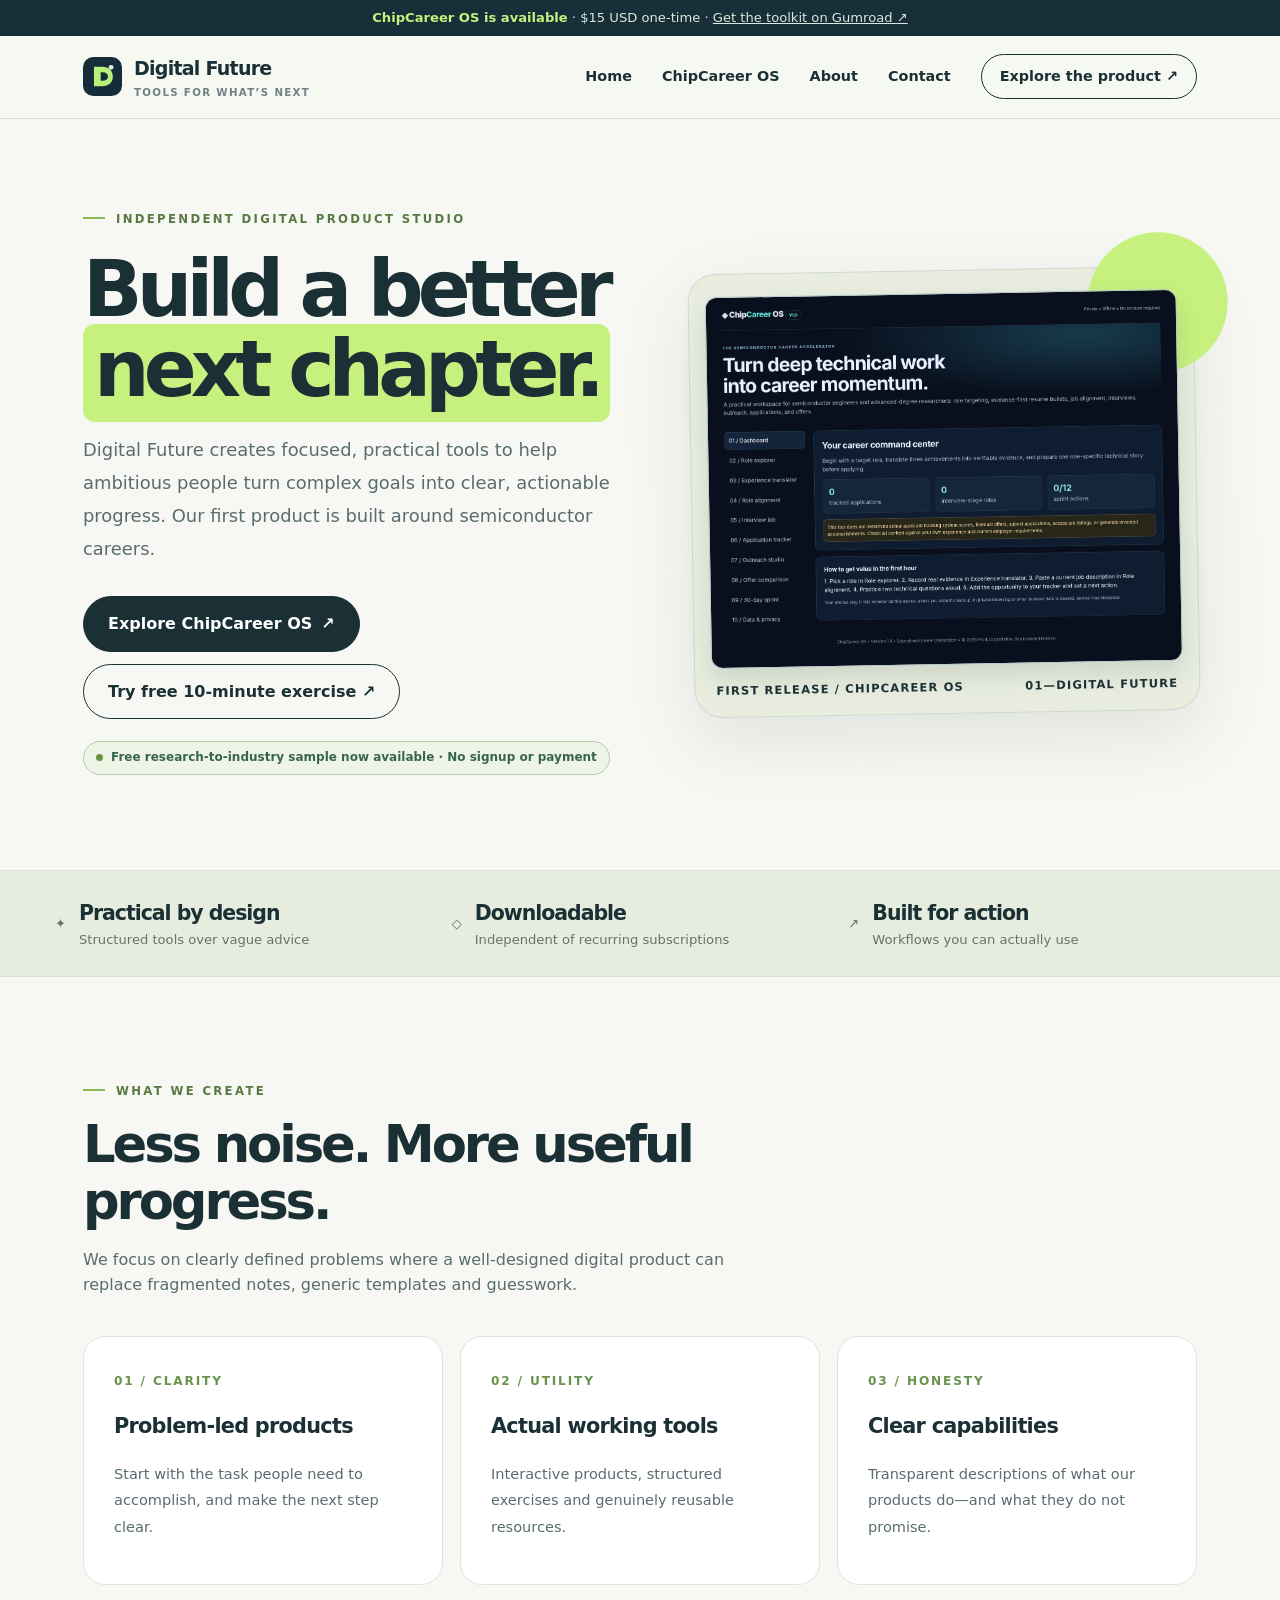
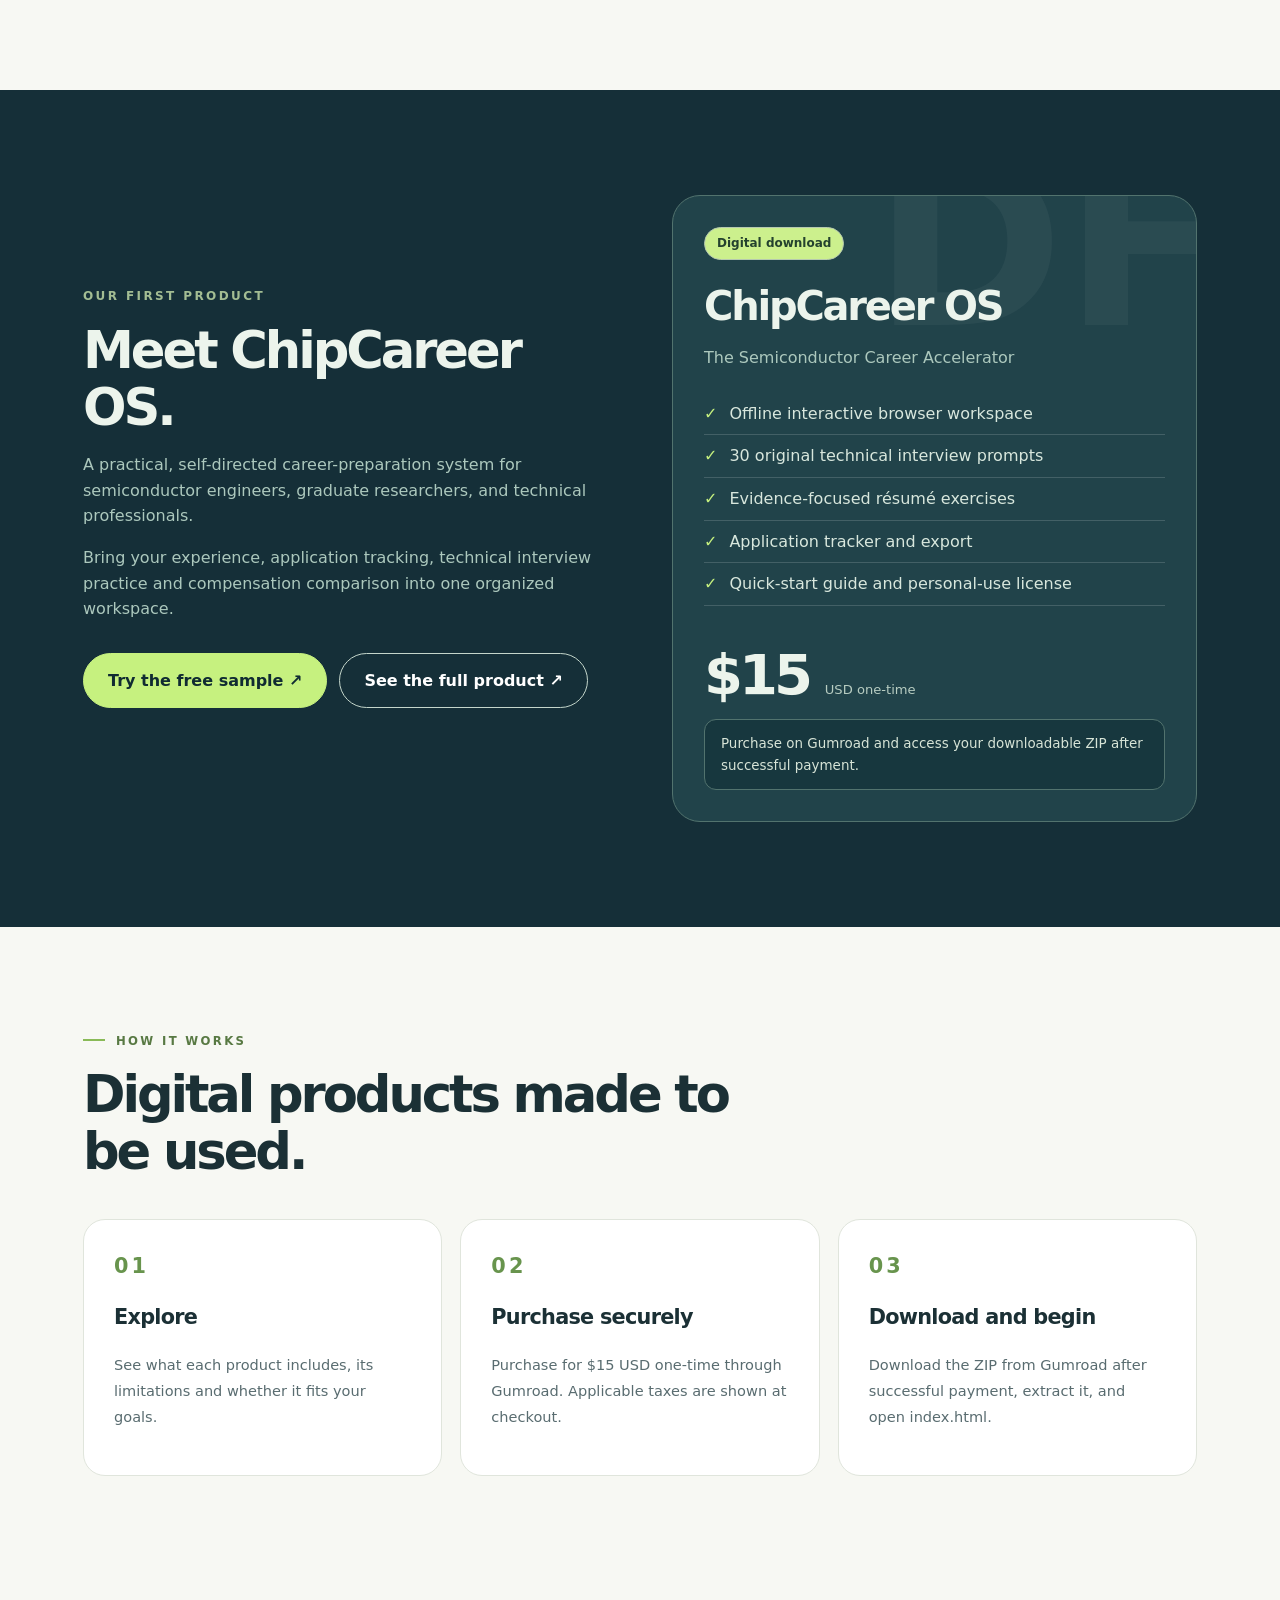
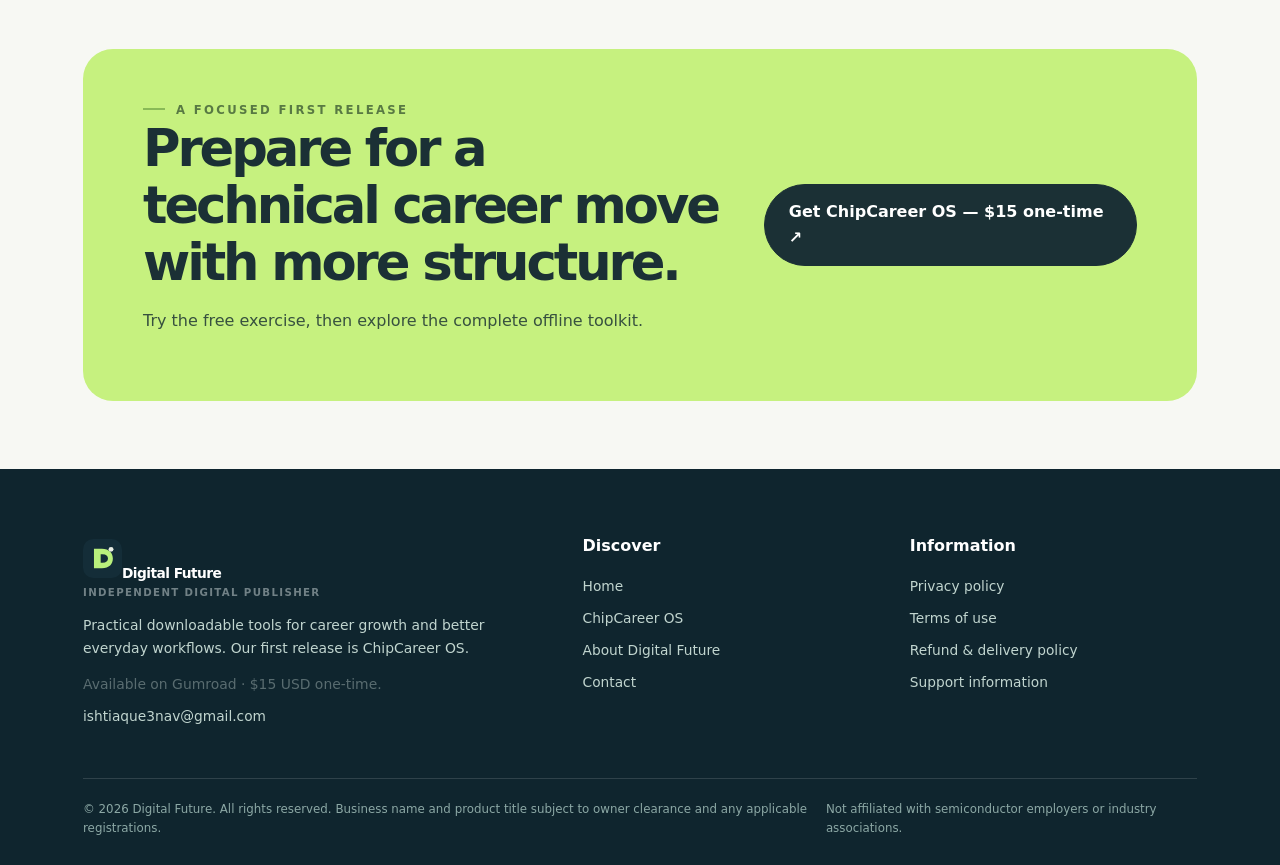
<file: index.html>
<!doctype html><html lang="en"><head><meta charset="utf-8"><meta name="viewport" content="width=device-width, initial-scale=1"><meta name="theme-color" content="#152f38"><meta name="description" content="Digital Future is an independent digital publisher developing practical career-development tools. Explore our planned first release, ChipCareer OS."><title>Digital products built for what’s next | Digital Future</title><link rel="icon" href="./assets/logo.svg" type="image/svg+xml"><link rel="stylesheet" href="./assets/site.css"></head><body><a class="skip" href="#main">Skip to content</a><div class="notice"><strong>ChipCareer OS is available</strong> · $15 USD one-time · <a href="https://ishtiaque54.gumroad.com/l/chipcareer-os?utm_source=website&amp;utm_medium=owned&amp;utm_campaign=chipcareer_launch">Get the toolkit on Gumroad ↗</a></div><div class="navwrap"><div class="container nav"><a href="./index.html" class="logo" aria-label="Digital Future home"><img src="./assets/logo.svg" alt=""><span>Digital Future<small>Tools for what’s next</small></span></a><button class="navtoggle" data-menu aria-expanded="false" aria-controls="navlinks" aria-label="Toggle navigation">☰</button><nav class="links" id="navlinks" aria-label="Main navigation"><a href="./index.html">Home</a><a href="./chipcareer-os.html">ChipCareer OS</a><a href="./about.html">About</a><a href="./contact.html">Contact</a><a class="navaction" href="./chipcareer-os.html">Explore the product ↗</a></nav></div></div><main id="main"><section class="hero"><div class="container herogrid"><div><div class="eyebrow">Independent digital product studio</div><h1>Build a better <span class="highlight">next chapter.</span></h1><p class="lead">Digital Future creates focused, practical tools to help ambitious people turn complex goals into clear, actionable progress. Our first product is built around semiconductor careers.</p><div class="actions"><a class="button" href="./chipcareer-os.html">Explore ChipCareer OS <span aria-hidden="true">↗</span></a><a class="button secondary" href="./free-career-exercise.html">Try free 10-minute exercise ↗</a></div><span class="pill"><span class="dot"></span> Free research-to-industry sample now available · No signup or payment</span></div><div class="visual"><img src="./assets/chipcareer-preview.png" alt="Preview of ChipCareer OS offline browser application featuring semiconductor career preparation modules" width="1200" height="700"><div class="visualfoot"><span>First release / ChipCareer OS</span><span>01—Digital Future</span></div></div></div></section><div class="strip"><div class="container stripgrid"><div class="stat"><span aria-hidden="true">✦</span><div><b>Practical by design</b><span>Structured tools over vague advice</span></div></div><div class="stat"><span aria-hidden="true">◇</span><div><b>Downloadable</b><span>Independent of recurring subscriptions</span></div></div><div class="stat"><span aria-hidden="true">↗</span><div><b>Built for action</b><span>Workflows you can actually use</span></div></div></div></div><section class="section"><div class="container"><div class="sectionhead"><div class="eyebrow">What we create</div><h2>Less noise. More useful progress.</h2><p>We focus on clearly defined problems where a well-designed digital product can replace fragmented notes, generic templates and guesswork.</p></div><div class="cards"><div class="card"><span class="num">01 / CLARITY</span><h3>Problem-led products</h3><p>Start with the task people need to accomplish, and make the next step clear.</p></div><div class="card"><span class="num">02 / UTILITY</span><h3>Actual working tools</h3><p>Interactive products, structured exercises and genuinely reusable resources.</p></div><div class="card"><span class="num">03 / HONESTY</span><h3>Clear capabilities</h3><p>Transparent descriptions of what our products do—and what they do not promise.</p></div></div></div></section><section class="section dark" id="first-release"><div class="container twocol"><div><div class="kicker">Our first product</div><h2>Meet ChipCareer OS.</h2><p>A practical, self-directed career-preparation system for semiconductor engineers, graduate researchers, and technical professionals.</p><p>Bring your experience, application tracking, technical interview practice and compensation comparison into one organized workspace.</p><div class="actions"><a class="button lime" href="./free-career-exercise.html">Try the free sample ↗</a><a class="button secondary" style="color:#fff;border-color:#c4d6cb" href="./chipcareer-os.html">See the full product ↗</a></div></div><div class="productbox"><span class="pill">Digital download</span><h3>ChipCareer OS</h3><p>The Semiconductor Career Accelerator</p><ul class="bullets"><li>Offline interactive browser workspace</li><li>30 original technical interview prompts</li><li>Evidence-focused résumé exercises</li><li>Application tracker and export</li><li>Quick-start guide and personal-use license</li></ul><div class="price">$15 <small>USD one-time</small></div><div class="mutedpanel">Purchase on Gumroad and access your downloadable ZIP after successful payment.</div></div></div></section><section class="section"><div class="container"><div class="sectionhead"><div class="eyebrow">How it works</div><h2>Digital products made to be used.</h2></div><div class="process"><div class="card"><div class="num">01</div><h3>Explore</h3><p>See what each product includes, its limitations and whether it fits your goals.</p></div><div class="card"><div class="num">02</div><h3>Purchase securely</h3><p>Purchase for $15 USD one-time through Gumroad. Applicable taxes are shown at checkout.</p></div><div class="card"><div class="num">03</div><h3>Download and begin</h3><p>Download the ZIP from Gumroad after successful payment, extract it, and open index.html.</p></div></div></div></section><section class="section tight"><div class="container"><div class="ctaarea"><div><div class="eyebrow">A focused first release</div><h2>Prepare for a technical career move with more structure.</h2><p>Try the free exercise, then explore the complete offline toolkit.</p></div><a class="button" href="https://ishtiaque54.gumroad.com/l/chipcareer-os?utm_source=website&amp;utm_medium=owned&amp;utm_campaign=chipcareer_launch">Get ChipCareer OS — $15 one-time ↗</a></div></div></section></main><footer class="footer"><div class="container"><div class="footergrid"><div><a href="./index.html" class="logo"><img src="./assets/logo.svg" alt=""><span>Digital Future<small>Independent digital publisher</small></span></a><p>Practical downloadable tools for career growth and better everyday workflows. Our first release is ChipCareer OS.</p><p class="micro">Available on Gumroad · $15 USD one-time. <a href="mailto:ishtiaque3nav@gmail.com">ishtiaque3nav@gmail.com</a></p></div><div><h4>Discover</h4><a href="./index.html">Home</a><a href="./chipcareer-os.html">ChipCareer OS</a><a href="./about.html">About Digital Future</a><a href="./contact.html">Contact</a></div><div><h4>Information</h4><a href="./privacy.html">Privacy policy</a><a href="./terms.html">Terms of use</a><a href="./refunds.html">Refund & delivery policy</a><a href="./contact.html">Support information</a></div></div><div class="footbottom"><span>© <span data-year>2026</span> Digital Future. All rights reserved. Business name and product title subject to owner clearance and any applicable registrations.</span><span>Not affiliated with semiconductor employers or industry associations.</span></div></div></footer><script src="./assets/site.js?v=launch-tracking-1" defer></script></body></html>
</file>
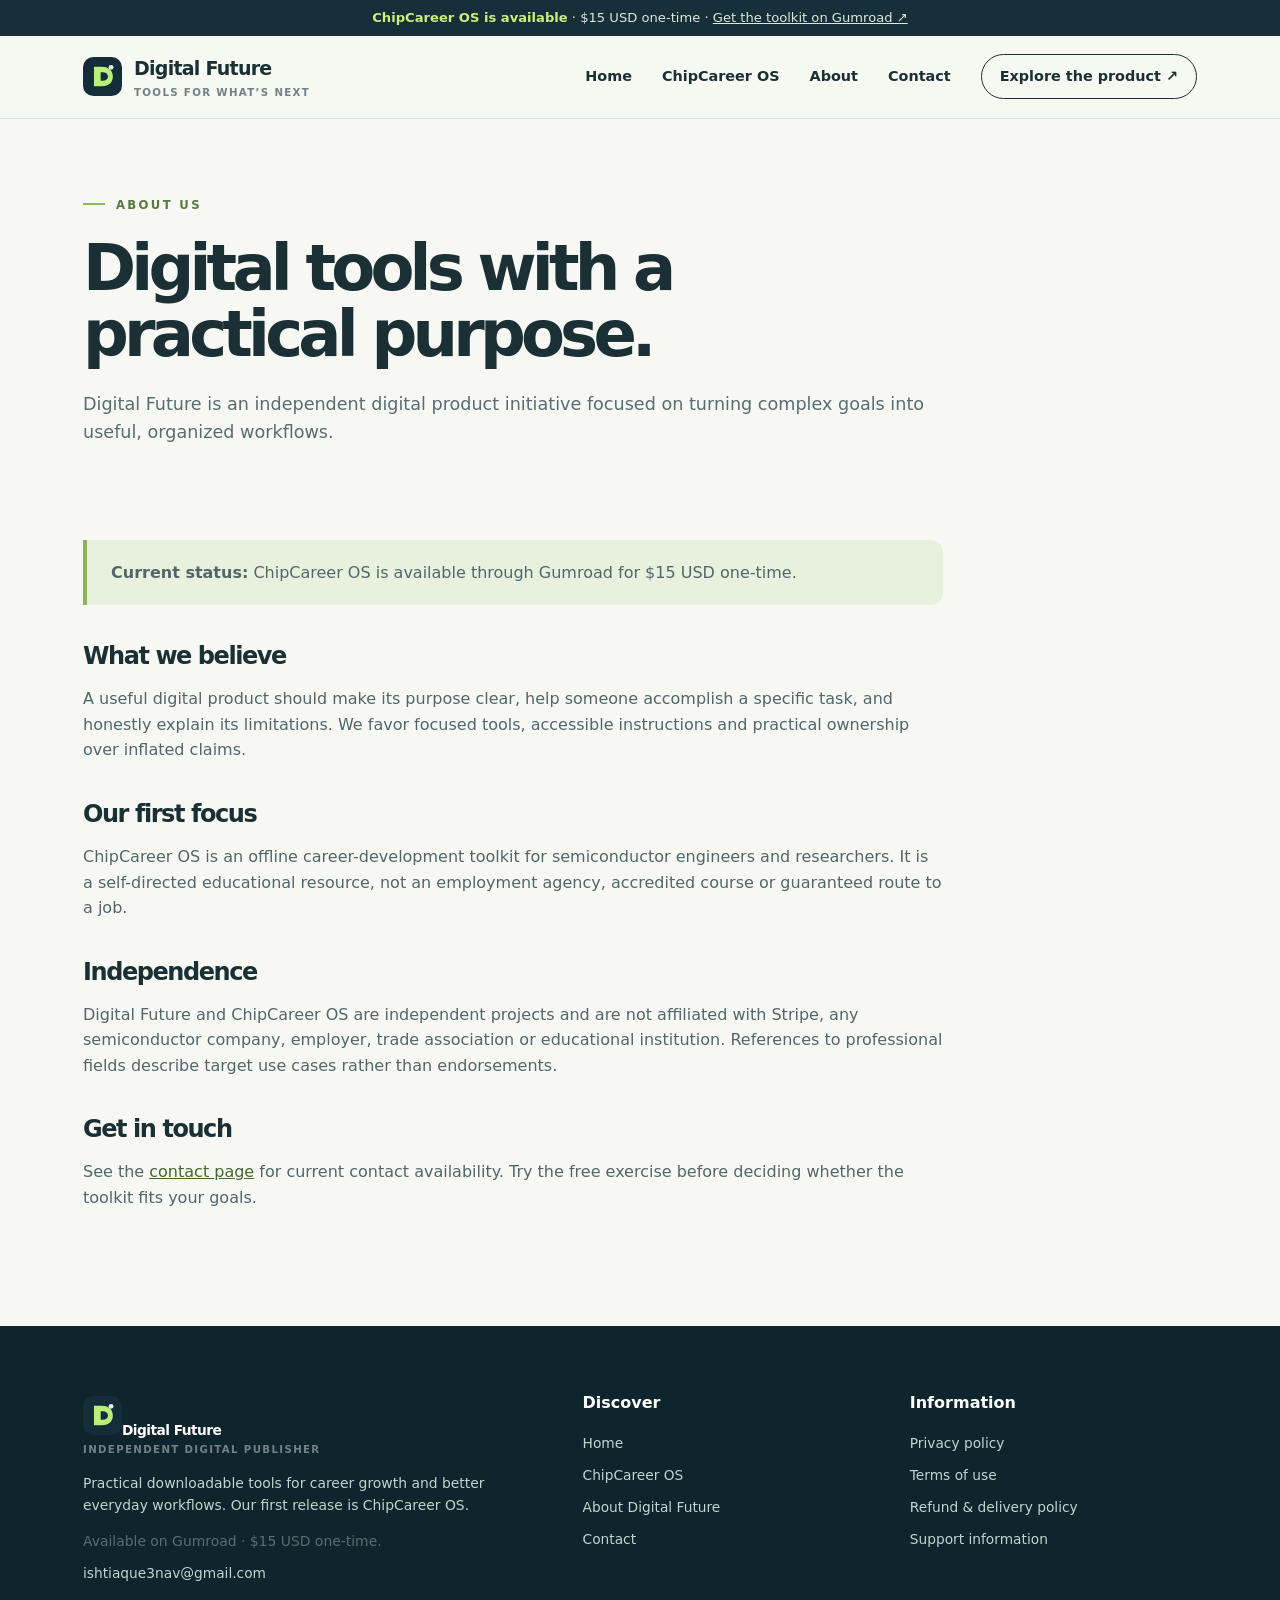
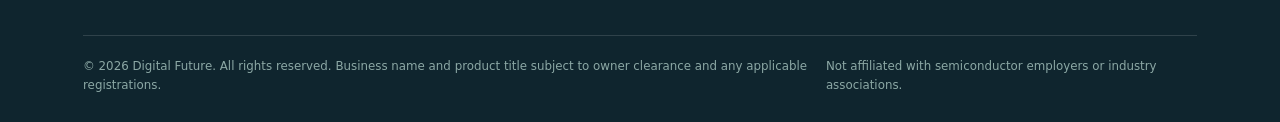
<file: about.html>
<!doctype html><html lang="en"><head><meta charset="utf-8"><meta name="viewport" content="width=device-width, initial-scale=1"><meta name="theme-color" content="#152f38"><meta name="description" content="Learn about Digital Future, an independent digital product studio creating practical tools for professional growth."><title>About | Digital Future</title><link rel="icon" href="./assets/logo.svg" type="image/svg+xml"><link rel="stylesheet" href="./assets/site.css"></head><body><a class="skip" href="#main">Skip to content</a><div class="notice"><strong>ChipCareer OS is available</strong> · $15 USD one-time · <a href="https://ishtiaque54.gumroad.com/l/chipcareer-os?utm_source=website&amp;utm_medium=owned&amp;utm_campaign=chipcareer_launch">Get the toolkit on Gumroad ↗</a></div><div class="navwrap"><div class="container nav"><a href="./index.html" class="logo" aria-label="Digital Future home"><img src="./assets/logo.svg" alt=""><span>Digital Future<small>Tools for what’s next</small></span></a><button class="navtoggle" data-menu aria-expanded="false" aria-controls="navlinks" aria-label="Toggle navigation">☰</button><nav class="links" id="navlinks" aria-label="Main navigation"><a href="./index.html">Home</a><a href="./chipcareer-os.html">ChipCareer OS</a><a href="./about.html">About</a><a href="./contact.html">Contact</a><a class="navaction" href="./chipcareer-os.html">Explore the product ↗</a></nav></div></div><main id="main"><div class="container"><div class="pagehero"><div class="eyebrow">About us</div><h1>Digital tools with a practical purpose.</h1><p>Digital Future is an independent digital product initiative focused on turning complex goals into useful, organized workflows.</p></div><div class="prose"><div class="info"><p><strong>Current status:</strong> ChipCareer OS is available through Gumroad for $15 USD one-time.</p></div><h2>What we believe</h2><p>A useful digital product should make its purpose clear, help someone accomplish a specific task, and honestly explain its limitations. We favor focused tools, accessible instructions and practical ownership over inflated claims.</p><h2>Our first focus</h2><p>ChipCareer OS is an offline career-development toolkit for semiconductor engineers and researchers. It is a self-directed educational resource, not an employment agency, accredited course or guaranteed route to a job.</p><h2>Independence</h2><p>Digital Future and ChipCareer OS are independent projects and are not affiliated with Stripe, any semiconductor company, employer, trade association or educational institution. References to professional fields describe target use cases rather than endorsements.</p><h2>Get in touch</h2><p>See the <a href="./contact.html">contact page</a> for current contact availability. Try the free exercise before deciding whether the toolkit fits your goals.</p></div></div></main><footer class="footer"><div class="container"><div class="footergrid"><div><a href="./index.html" class="logo"><img src="./assets/logo.svg" alt=""><span>Digital Future<small>Independent digital publisher</small></span></a><p>Practical downloadable tools for career growth and better everyday workflows. Our first release is ChipCareer OS.</p><p class="micro">Available on Gumroad · $15 USD one-time. <a href="mailto:ishtiaque3nav@gmail.com">ishtiaque3nav@gmail.com</a></p></div><div><h4>Discover</h4><a href="./index.html">Home</a><a href="./chipcareer-os.html">ChipCareer OS</a><a href="./about.html">About Digital Future</a><a href="./contact.html">Contact</a></div><div><h4>Information</h4><a href="./privacy.html">Privacy policy</a><a href="./terms.html">Terms of use</a><a href="./refunds.html">Refund & delivery policy</a><a href="./contact.html">Support information</a></div></div><div class="footbottom"><span>© <span data-year>2026</span> Digital Future. All rights reserved. Business name and product title subject to owner clearance and any applicable registrations.</span><span>Not affiliated with semiconductor employers or industry associations.</span></div></div></footer><script src="./assets/site.js?v=launch-tracking-1" defer></script></body></html>
</file>
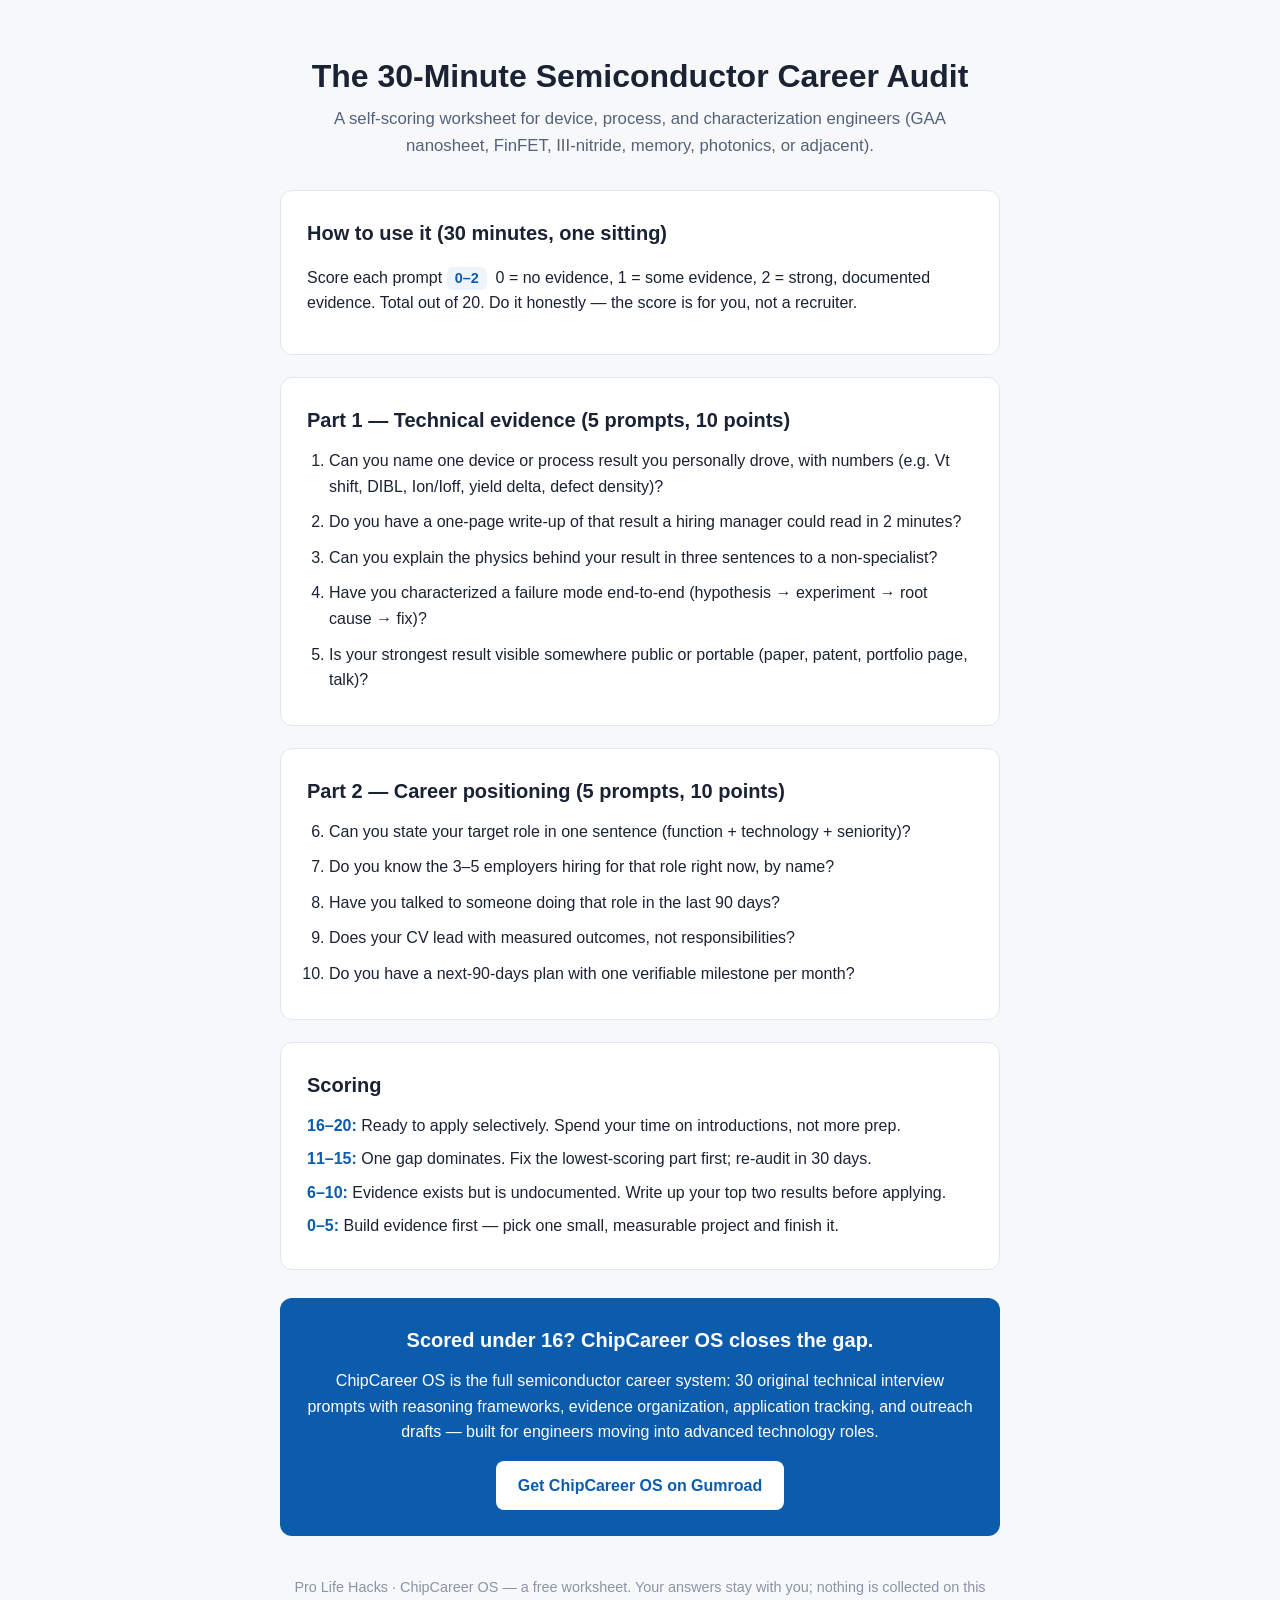
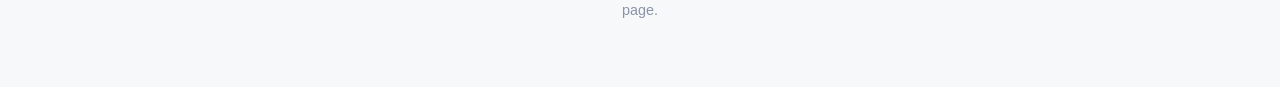
<file: career-audit-page.html>
<!DOCTYPE html>
<html lang="en">
<head>
<meta charset="UTF-8">
<meta name="viewport" content="width=device-width, initial-scale=1.0">
<title>The 30-Minute Semiconductor Career Audit — ChipCareer OS</title>
<meta name="description" content="A free self-scoring worksheet for device, process, and characterization engineers. Score your technical evidence and career positioning out of 20 in one 30-minute sitting.">
<style>
  :root { --ink:#1a2233; --muted:#5a6480; --accent:#0b5cad; --bg:#f7f8fa; --card:#ffffff; --line:#e2e6ee; }
  * { box-sizing: border-box; }
  body { margin:0; font-family: -apple-system, "Segoe UI", Roboto, Helvetica, Arial, sans-serif; color:var(--ink); background:var(--bg); line-height:1.6; }
  .wrap { max-width: 760px; margin: 0 auto; padding: 32px 20px 64px; }
  header { text-align:center; padding: 24px 0 8px; }
  h1 { font-size: 2rem; line-height:1.25; margin: 0 0 10px; }
  .sub { color:#55617a; font-size:1.05rem; margin:0 auto; max-width: 620px; }
  .card { background:var(--card); border:1px solid var(--line); border-radius:12px; padding: 22px 26px; margin: 22px 0; }
  h2 { font-size:1.25rem; margin: 4px 0 12px; }
  ol { margin: 0; padding-left: 22px; }
  li { margin: 10px 0; }
  .score { display:inline-block; background:#eef4fb; color:var(--accent); border-radius:6px; padding: 0 8px; font-weight:600; font-size:.9rem; }
  .band { margin: 8px 0; }
  .band b { color: var(--accent); }
  .cta { background:#0b5cad; color:#fff; border-radius:12px; padding: 26px; text-align:center; margin: 28px 0; }
  .cta h2 { color:#fff; margin-top:0; }
  .cta p { margin: 8px 0 16px; }
  .cta a { display:inline-block; background:#fff; color:#0b5cad; font-weight:700; text-decoration:none; padding: 12px 22px; border-radius:8px; }
  footer { text-align:center; color:#8a94a8; font-size:.9rem; margin-top: 40px; }
  a { color: var(--accent); }
</style>
</head>
<body>
<div class="wrap">
  <header>
    <h1>The 30-Minute Semiconductor Career Audit</h1>
    <p class="sub">A self-scoring worksheet for device, process, and characterization engineers (GAA nanosheet, FinFET, III-nitride, memory, photonics, or adjacent).</p>
  </header>

  <div class="card">
    <h2>How to use it (30 minutes, one sitting)</h2>
    <p>Score each prompt <span class="score">0–2</span> &nbsp;0 = no evidence, 1 = some evidence, 2 = strong, documented evidence. Total out of 20. Do it honestly — the score is for you, not a recruiter.</p>
  </div>

  <div class="card">
    <h2>Part 1 — Technical evidence (5 prompts, 10 points)</h2>
    <ol>
      <li>Can you name one device or process result you personally drove, with numbers (e.g. Vt shift, DIBL, Ion/Ioff, yield delta, defect density)?</li>
      <li>Do you have a one-page write-up of that result a hiring manager could read in 2 minutes?</li>
      <li>Can you explain the physics behind your result in three sentences to a non-specialist?</li>
      <li>Have you characterized a failure mode end-to-end (hypothesis → experiment → root cause → fix)?</li>
      <li>Is your strongest result visible somewhere public or portable (paper, patent, portfolio page, talk)?</li>
    </ol>
  </div>

  <div class="card">
    <h2>Part 2 — Career positioning (5 prompts, 10 points)</h2>
    <ol start="6">
      <li>Can you state your target role in one sentence (function + technology + seniority)?</li>
      <li>Do you know the 3–5 employers hiring for that role right now, by name?</li>
      <li>Have you talked to someone doing that role in the last 90 days?</li>
      <li>Does your CV lead with measured outcomes, not responsibilities?</li>
      <li>Do you have a next-90-days plan with one verifiable milestone per month?</li>
    </ol>
  </div>

  <div class="card">
    <h2>Scoring</h2>
    <p class="band"><b>16–20:</b> Ready to apply selectively. Spend your time on introductions, not more prep.</p>
    <p class="band"><b>11–15:</b> One gap dominates. Fix the lowest-scoring part first; re-audit in 30 days.</p>
    <p class="band"><b>6–10:</b> Evidence exists but is undocumented. Write up your top two results before applying.</p>
    <p class="band"><b>0–5:</b> Build evidence first — pick one small, measurable project and finish it.</p>
  </div>

  <div class="cta">
    <h2>Scored under 16? ChipCareer OS closes the gap.</h2>
    <p>ChipCareer OS is the full semiconductor career system: 30 original technical interview prompts with reasoning frameworks, evidence organization, application tracking, and outreach drafts — built for engineers moving into advanced technology roles.</p>
    <a href="https://prolifehacks.gumroad.com/l/chipcareer-os">Get ChipCareer OS on Gumroad</a>
  </div>

  <footer>Pro Life Hacks · ChipCareer OS — a free worksheet. Your answers stay with you; nothing is collected on this page.</footer>
</div>
</body>
</html>
</file>
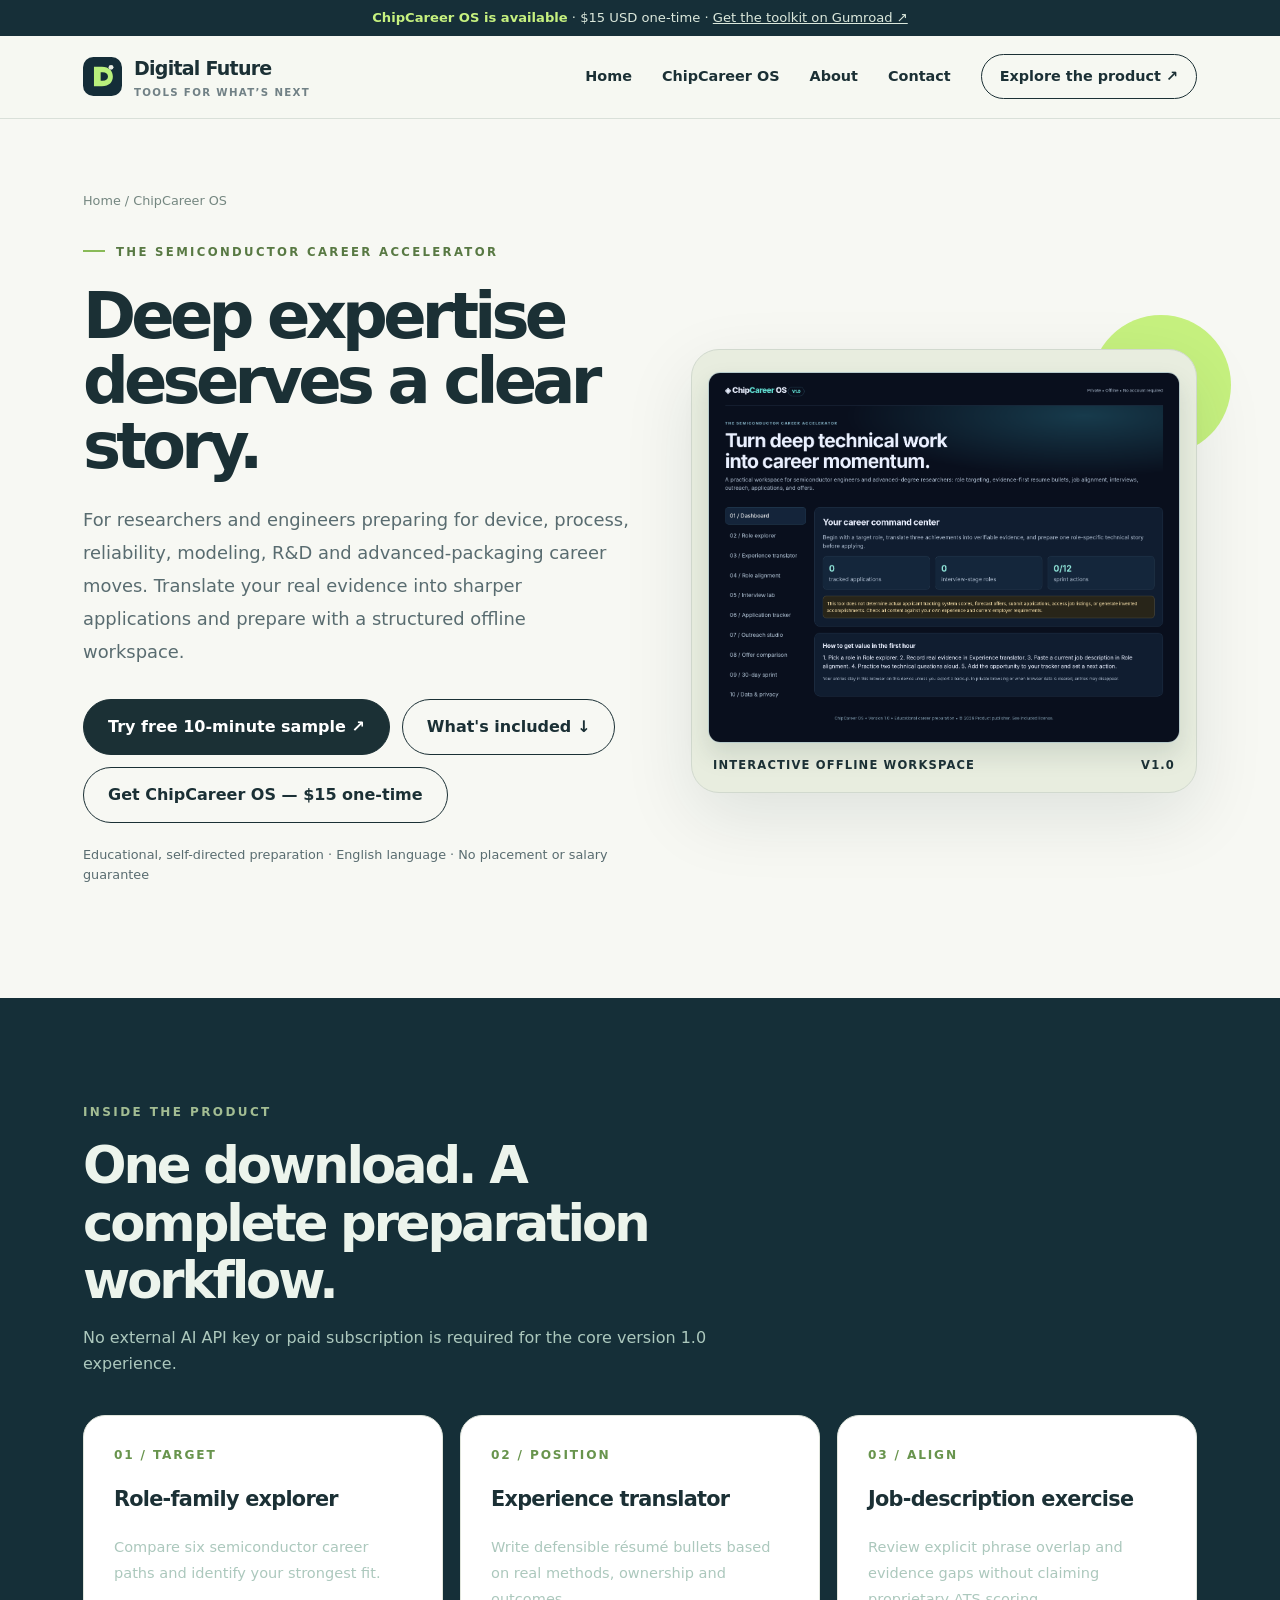
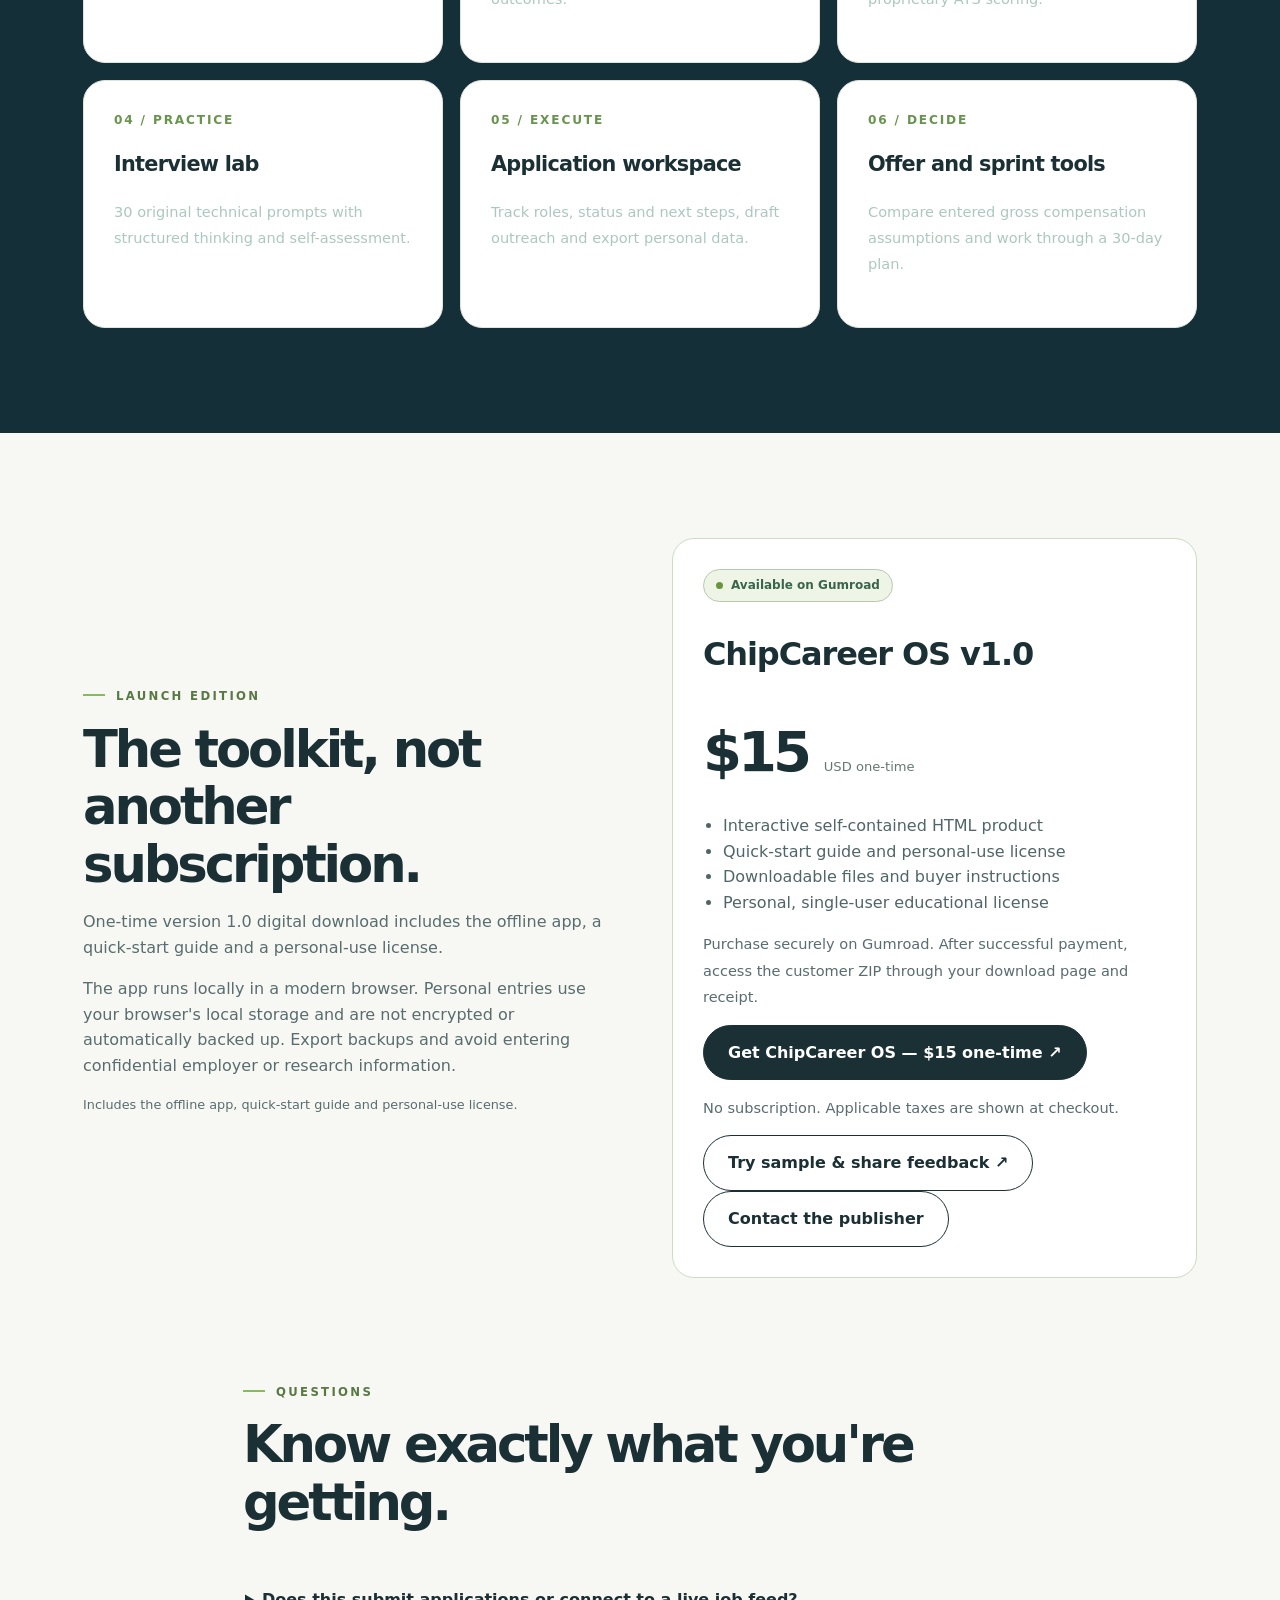
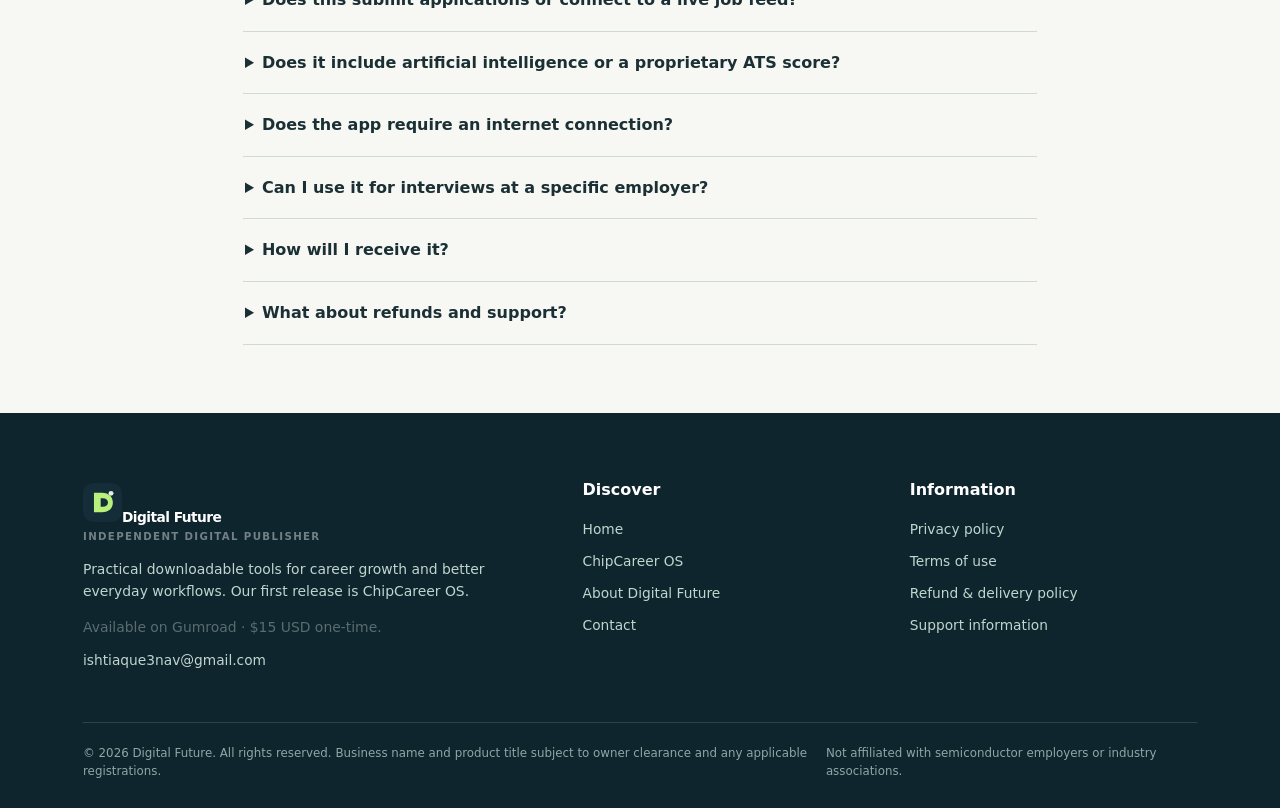
<file: chipcareer-os.html>
<!doctype html><html lang="en"><head><meta charset="utf-8"><meta name="viewport" content="width=device-width, initial-scale=1"><meta name="theme-color" content="#152f38"><meta name="description" content="Explore ChipCareer OS: an offline career preparation toolkit for semiconductor engineers and researchers. Available for $15 USD one-time on Gumroad."><title>ChipCareer OS — Semiconductor Career Accelerator | Digital Future</title><link rel="icon" href="./assets/logo.svg" type="image/svg+xml"><link rel="stylesheet" href="./assets/site.css"></head><body><a class="skip" href="#main">Skip to content</a><div class="notice"><strong>ChipCareer OS is available</strong> · $15 USD one-time · <a href="https://ishtiaque54.gumroad.com/l/chipcareer-os?utm_source=website&amp;utm_medium=owned&amp;utm_campaign=chipcareer_launch">Get the toolkit on Gumroad ↗</a></div><div class="navwrap"><div class="container nav"><a href="./index.html" class="logo" aria-label="Digital Future home"><img src="./assets/logo.svg" alt=""><span>Digital Future<small>Tools for what’s next</small></span></a><button class="navtoggle" data-menu aria-expanded="false" aria-controls="navlinks" aria-label="Toggle navigation">☰</button><nav class="links" id="navlinks" aria-label="Main navigation"><a href="./index.html">Home</a><a href="./chipcareer-os.html">ChipCareer OS</a><a href="./about.html">About</a><a href="./contact.html">Contact</a><a class="navaction" href="./chipcareer-os.html">Explore the product ↗</a></nav></div></div><main id="main"><section class="producthero"><div class="container"><div class="crumb"><a href="./index.html">Home</a> / ChipCareer OS</div><div class="herogrid" style="margin-top:32px"><div><div class="eyebrow">The Semiconductor Career Accelerator</div><h1>Deep expertise deserves a clear story.</h1><p class="lead">For researchers and engineers preparing for device, process, reliability, modeling, R&D and advanced-packaging career moves. Translate your real evidence into sharper applications and prepare with a structured offline workspace.</p><div class="actions"><a href="./free-career-exercise.html" class="button">Try free 10-minute sample ↗</a><a href="#included" class="button secondary">What's included ↓</a><a href="#purchase" class="button secondary">Get ChipCareer OS — $15 one-time</a></div><p class="micro">Educational, self-directed preparation · English language · No placement or salary guarantee</p></div><div class="visual"><img src="./assets/chipcareer-preview.png" alt="Actual preview of ChipCareer OS browser workspace" width="1200" height="700"><div class="visualfoot"><span>Interactive offline workspace</span><span>v1.0</span></div></div></div></div></section><section class="section dark" id="included"><div class="container"><div class="sectionhead"><div class="kicker">Inside the product</div><h2>One download. A complete preparation workflow.</h2><p>No external AI API key or paid subscription is required for the core version 1.0 experience.</p></div><div class="cards"><div class="card" style="color:#1b3035"><div class="num">01 / TARGET</div><h3>Role-family explorer</h3><p>Compare six semiconductor career paths and identify your strongest fit.</p></div><div class="card" style="color:#1b3035"><div class="num">02 / POSITION</div><h3>Experience translator</h3><p>Write defensible résumé bullets based on real methods, ownership and outcomes.</p></div><div class="card" style="color:#1b3035"><div class="num">03 / ALIGN</div><h3>Job-description exercise</h3><p>Review explicit phrase overlap and evidence gaps without claiming proprietary ATS scoring.</p></div><div class="card" style="color:#1b3035"><div class="num">04 / PRACTICE</div><h3>Interview lab</h3><p>30 original technical prompts with structured thinking and self-assessment.</p></div><div class="card" style="color:#1b3035"><div class="num">05 / EXECUTE</div><h3>Application workspace</h3><p>Track roles, status and next steps, draft outreach and export personal data.</p></div><div class="card" style="color:#1b3035"><div class="num">06 / DECIDE</div><h3>Offer and sprint tools</h3><p>Compare entered gross compensation assumptions and work through a 30-day plan.</p></div></div></div></section><section class="section" id="purchase"><div class="container twocol"><div><div class="eyebrow">Launch edition</div><h2>The toolkit, not another subscription.</h2><p>One-time version 1.0 digital download includes the offline app, a quick-start guide and a personal-use license.</p><p>The app runs locally in a modern browser. Personal entries use your browser's local storage and are not encrypted or automatically backed up. Export backups and avoid entering confidential employer or research information.</p><p class="micro">Includes the offline app, quick-start guide and personal-use license.</p></div><div class="card" style="min-height:0;border:1px solid #cbdcc4"><span class="pill"><span class="dot"></span> Available on Gumroad</span><h3 style="font-size:2rem">ChipCareer OS v1.0</h3><div class="price" style="margin-top:4px">$15 <small style="color:#677872">USD one-time</small></div><ul style="color:#506568;padding-left:20px"><li>Interactive self-contained HTML product</li><li>Quick-start guide and personal-use license</li><li>Downloadable files and buyer instructions</li><li>Personal, single-user educational license</li></ul><p>Purchase securely on Gumroad. After successful payment, access the customer ZIP through your download page and receipt.</p><a class="button" href="https://ishtiaque54.gumroad.com/l/chipcareer-os?utm_source=website&amp;utm_medium=owned&amp;utm_campaign=chipcareer_launch">Get ChipCareer OS — $15 one-time ↗</a><p class="micro">No subscription. Applicable taxes are shown at checkout.</p><a class="button secondary" href="./free-career-exercise.html">Try sample &amp; share feedback ↗</a><a class="button secondary" href="./contact.html">Contact the publisher</a></div></div></section><section class="section tight" style="padding-top:0"><div class="container faq"><div class="sectionhead"><div class="eyebrow">Questions</div><h2>Know exactly what you're getting.</h2></div><details><summary>Does this submit applications or connect to a live job feed?</summary><p>No. This is a self-directed workspace. You bring your genuine postings and decide when and where to apply.</p></details><details><summary>Does it include artificial intelligence or a proprietary ATS score?</summary><p>No. Its evidence translator and phrase-overlap exercise are transparent and rule-based. They do not predict interviews or hiring outcomes.</p></details><details><summary>Does the app require an internet connection?</summary><p>The core tool runs offline as an HTML file opened in a modern browser. You need to download the package initially.</p></details><details><summary>Can I use it for interviews at a specific employer?</summary><p>It provides original educational questions and general preparation. It does not contain leaked, confidential or employer-proprietary interview banks and has no employer affiliation.</p></details><details><summary>How will I receive it?</summary><p>After successful payment on Gumroad, use the download page or receipt to access your ZIP. Extract it and open index.html in a modern desktop browser.</p></details><details><summary>What about refunds and support?</summary><p>See our <a href="./refunds.html">refund and delivery page</a> and <a href="./contact.html">contact page</a>. Support is available at ishtiaque3nav@gmail.com. We provide a 14-calendar-day refund-request window under the published policy, with applicable consumer rights preserved.</p></details></div></section></main><footer class="footer"><div class="container"><div class="footergrid"><div><a href="./index.html" class="logo"><img src="./assets/logo.svg" alt=""><span>Digital Future<small>Independent digital publisher</small></span></a><p>Practical downloadable tools for career growth and better everyday workflows. Our first release is ChipCareer OS.</p><p class="micro">Available on Gumroad · $15 USD one-time. <a href="mailto:ishtiaque3nav@gmail.com">ishtiaque3nav@gmail.com</a></p></div><div><h4>Discover</h4><a href="./index.html">Home</a><a href="./chipcareer-os.html">ChipCareer OS</a><a href="./about.html">About Digital Future</a><a href="./contact.html">Contact</a></div><div><h4>Information</h4><a href="./privacy.html">Privacy policy</a><a href="./terms.html">Terms of use</a><a href="./refunds.html">Refund & delivery policy</a><a href="./contact.html">Support information</a></div></div><div class="footbottom"><span>© <span data-year>2026</span> Digital Future. All rights reserved. Business name and product title subject to owner clearance and any applicable registrations.</span><span>Not affiliated with semiconductor employers or industry associations.</span></div></div></footer><script src="./assets/site.js?v=launch-tracking-1" defer></script></body></html>
</file>
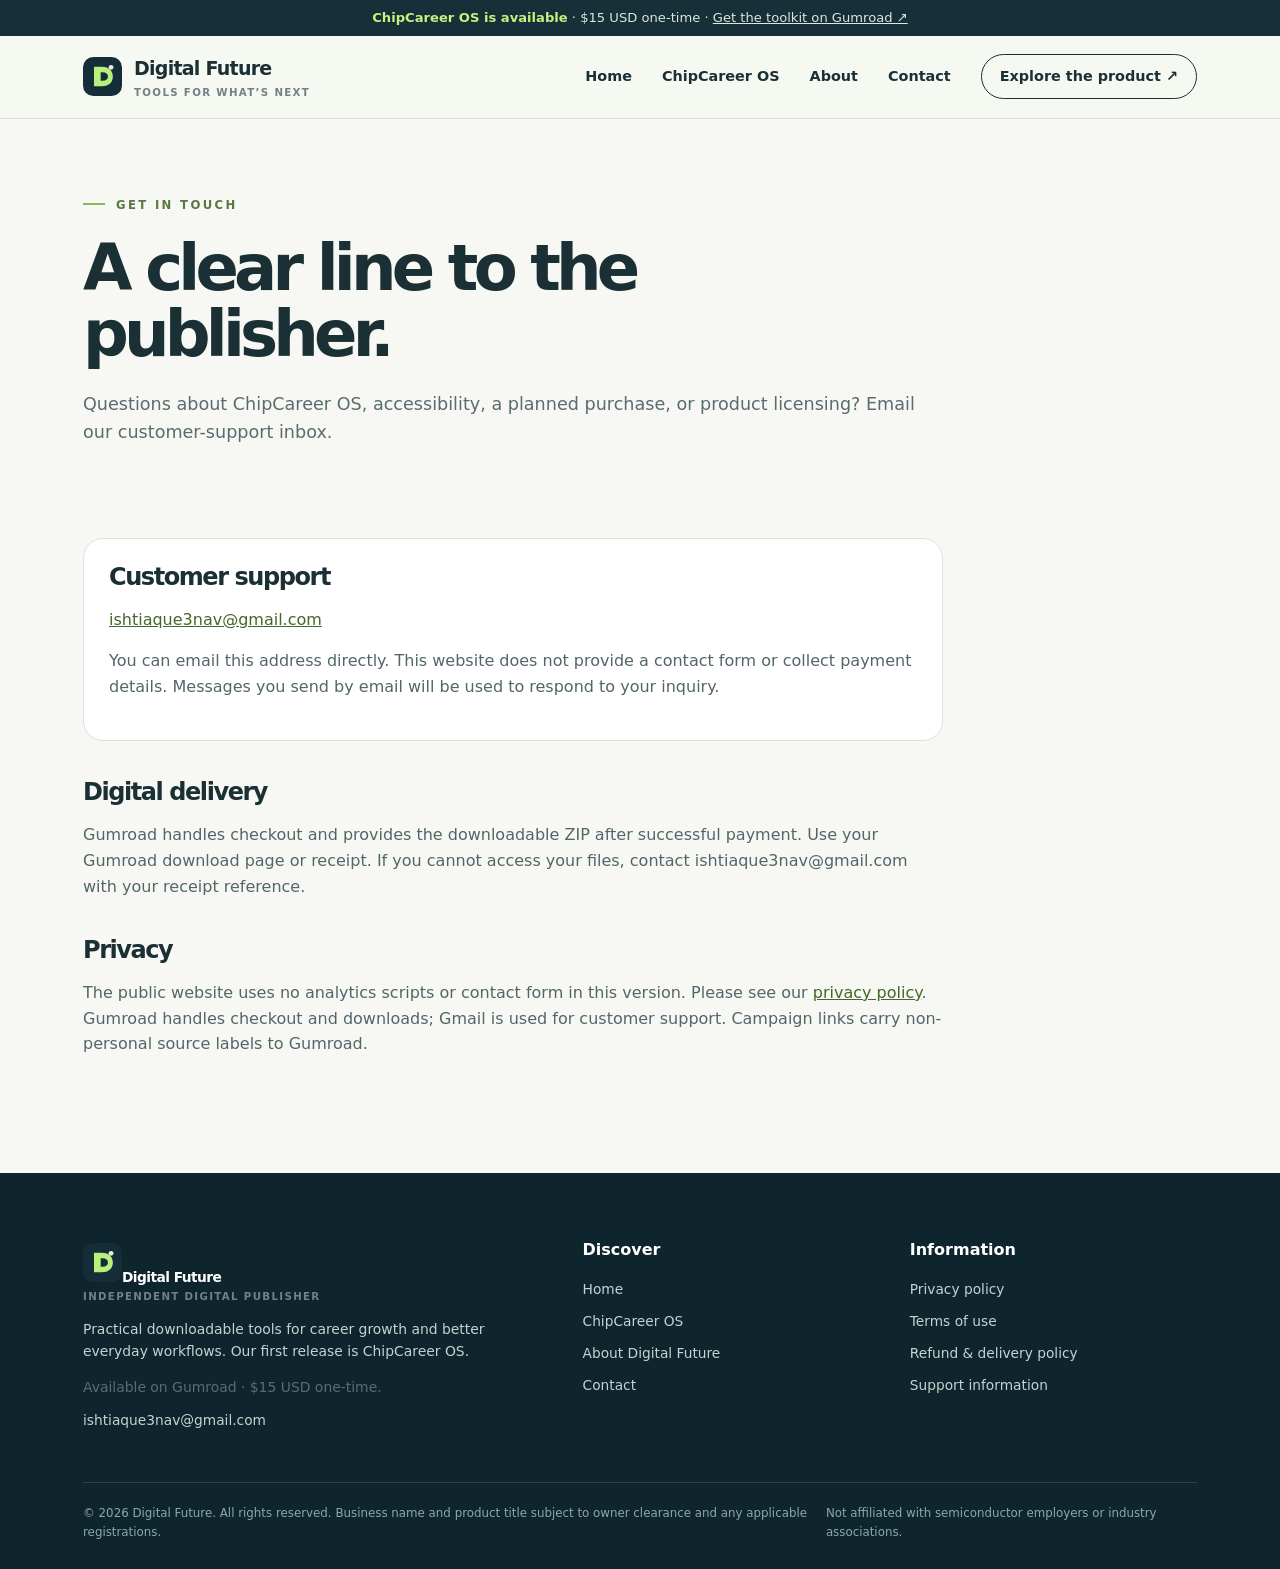
<file: contact.html>
<!doctype html><html lang="en"><head><meta charset="utf-8"><meta name="viewport" content="width=device-width, initial-scale=1"><meta name="theme-color" content="#152f38"><meta name="description" content="Find Digital Future contact and product support information."><title>Contact and support | Digital Future</title><link rel="icon" href="./assets/logo.svg" type="image/svg+xml"><link rel="stylesheet" href="./assets/site.css"></head><body><a class="skip" href="#main">Skip to content</a><div class="notice"><strong>ChipCareer OS is available</strong> · $15 USD one-time · <a href="https://ishtiaque54.gumroad.com/l/chipcareer-os?utm_source=website&amp;utm_medium=owned&amp;utm_campaign=chipcareer_launch">Get the toolkit on Gumroad ↗</a></div><div class="navwrap"><div class="container nav"><a href="./index.html" class="logo" aria-label="Digital Future home"><img src="./assets/logo.svg" alt=""><span>Digital Future<small>Tools for what’s next</small></span></a><button class="navtoggle" data-menu aria-expanded="false" aria-controls="navlinks" aria-label="Toggle navigation">☰</button><nav class="links" id="navlinks" aria-label="Main navigation"><a href="./index.html">Home</a><a href="./chipcareer-os.html">ChipCareer OS</a><a href="./about.html">About</a><a href="./contact.html">Contact</a><a class="navaction" href="./chipcareer-os.html">Explore the product ↗</a></nav></div></div><main id="main"><div class="container"><div class="pagehero"><div class="eyebrow">Get in touch</div><h1>A clear line to the publisher.</h1><p>Questions about ChipCareer OS, accessibility, a planned purchase, or product licensing? Email our customer-support inbox.</p></div><div class="prose"><div class="contactcard"><h2 style="margin-top:0">Customer support</h2><p class="contactemail"><a href="mailto:ishtiaque3nav@gmail.com">ishtiaque3nav@gmail.com</a></p><p>You can email this address directly. This website does not provide a contact form or collect payment details. Messages you send by email will be used to respond to your inquiry.</p></div><h2>Digital delivery</h2><p>Gumroad handles checkout and provides the downloadable ZIP after successful payment. Use your Gumroad download page or receipt. If you cannot access your files, contact ishtiaque3nav@gmail.com with your receipt reference.</p><h2>Privacy</h2><p>The public website uses no analytics scripts or contact form in this version. Please see our <a href="./privacy.html">privacy policy</a>. Gumroad handles checkout and downloads; Gmail is used for customer support. Campaign links carry non-personal source labels to Gumroad.</p></div></div></main><footer class="footer"><div class="container"><div class="footergrid"><div><a href="./index.html" class="logo"><img src="./assets/logo.svg" alt=""><span>Digital Future<small>Independent digital publisher</small></span></a><p>Practical downloadable tools for career growth and better everyday workflows. Our first release is ChipCareer OS.</p><p class="micro">Available on Gumroad · $15 USD one-time. <a href="mailto:ishtiaque3nav@gmail.com">ishtiaque3nav@gmail.com</a></p></div><div><h4>Discover</h4><a href="./index.html">Home</a><a href="./chipcareer-os.html">ChipCareer OS</a><a href="./about.html">About Digital Future</a><a href="./contact.html">Contact</a></div><div><h4>Information</h4><a href="./privacy.html">Privacy policy</a><a href="./terms.html">Terms of use</a><a href="./refunds.html">Refund & delivery policy</a><a href="./contact.html">Support information</a></div></div><div class="footbottom"><span>© <span data-year>2026</span> Digital Future. All rights reserved. Business name and product title subject to owner clearance and any applicable registrations.</span><span>Not affiliated with semiconductor employers or industry associations.</span></div></div></footer><script src="./assets/site.js?v=launch-tracking-1" defer></script></body></html>
</file>
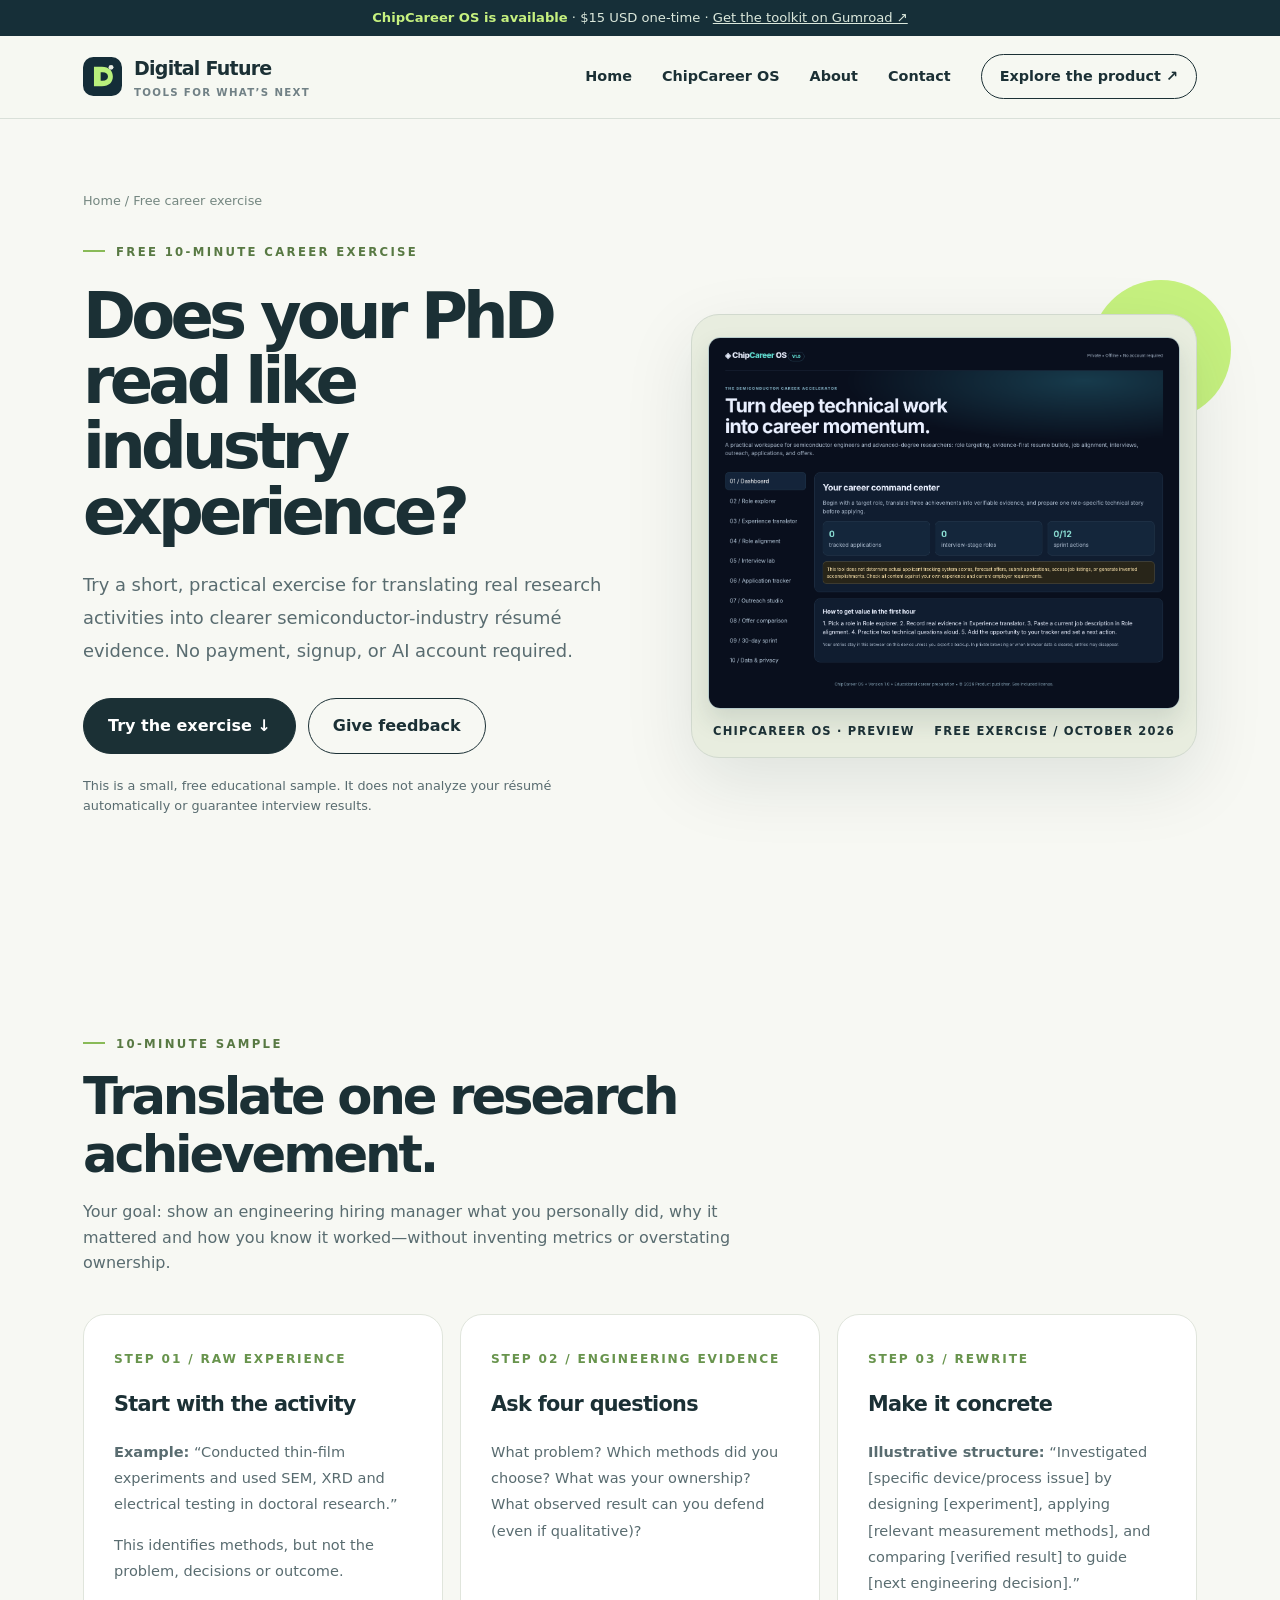
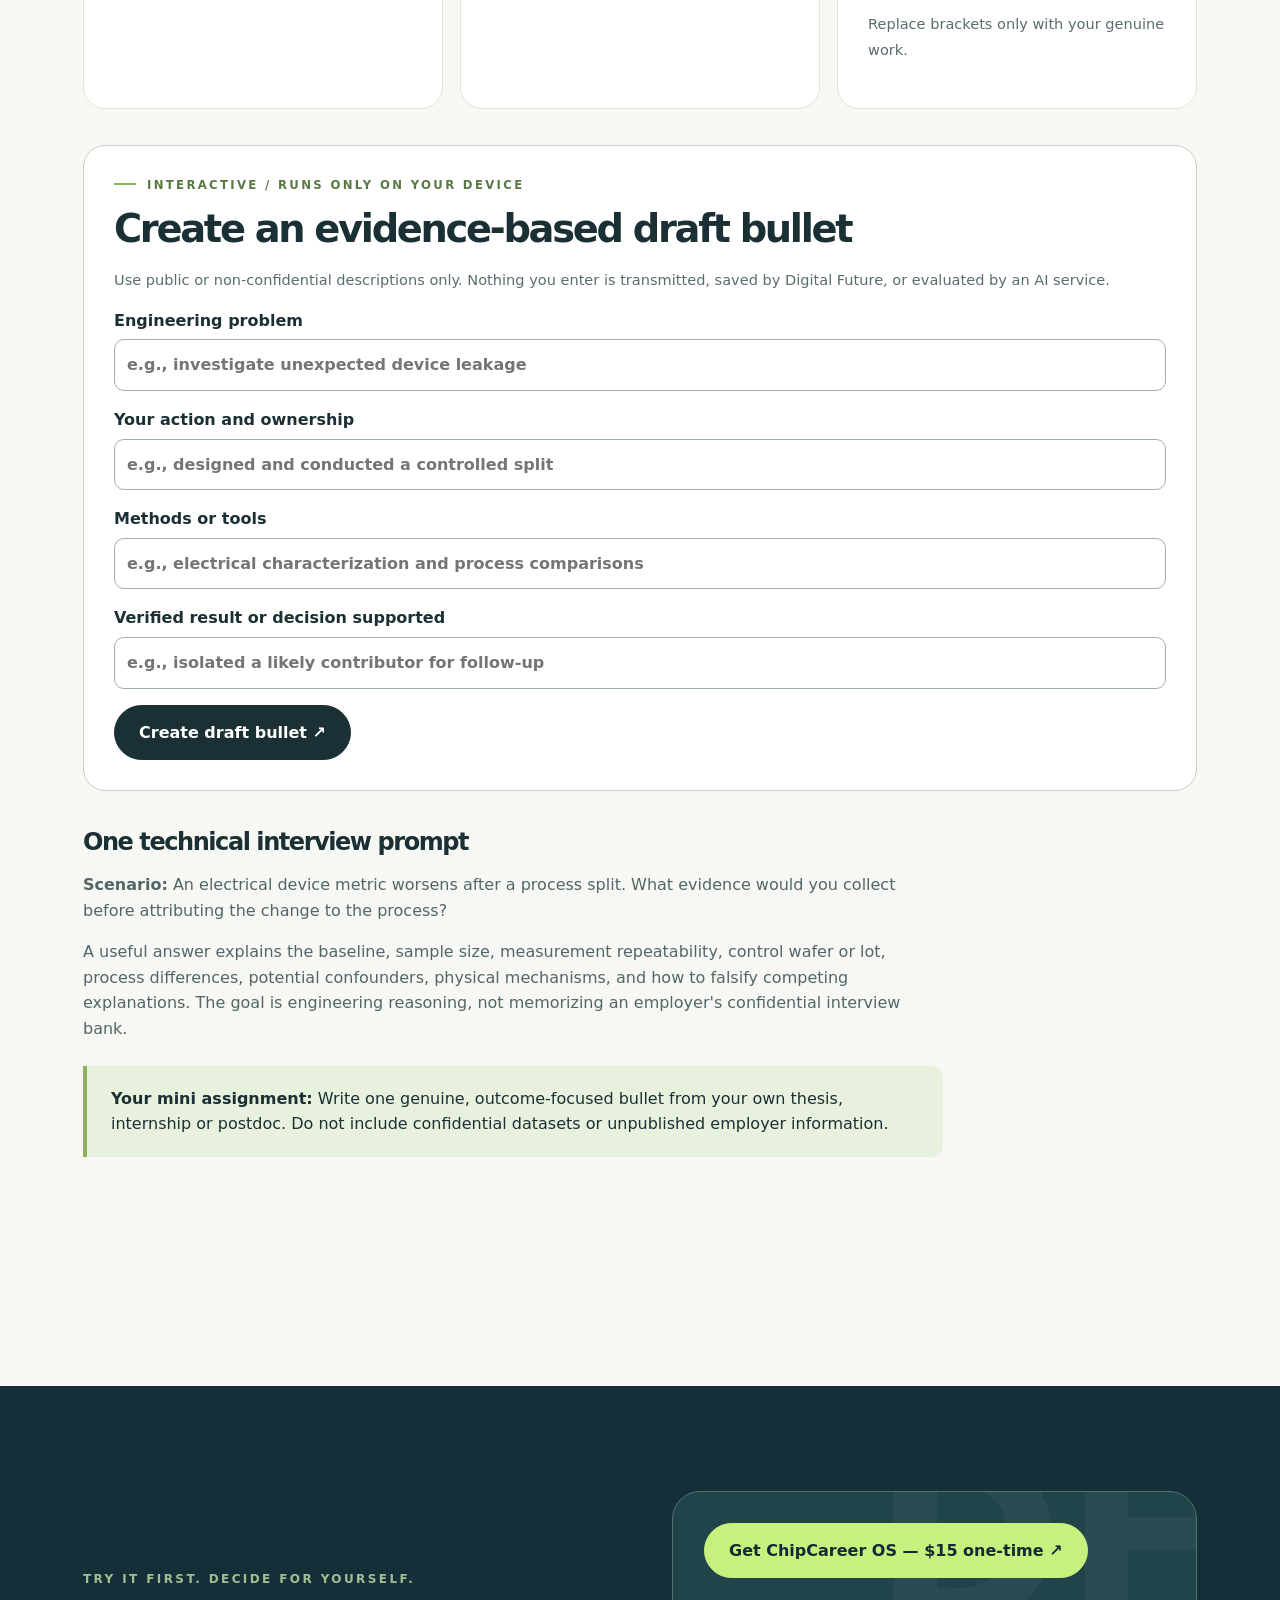
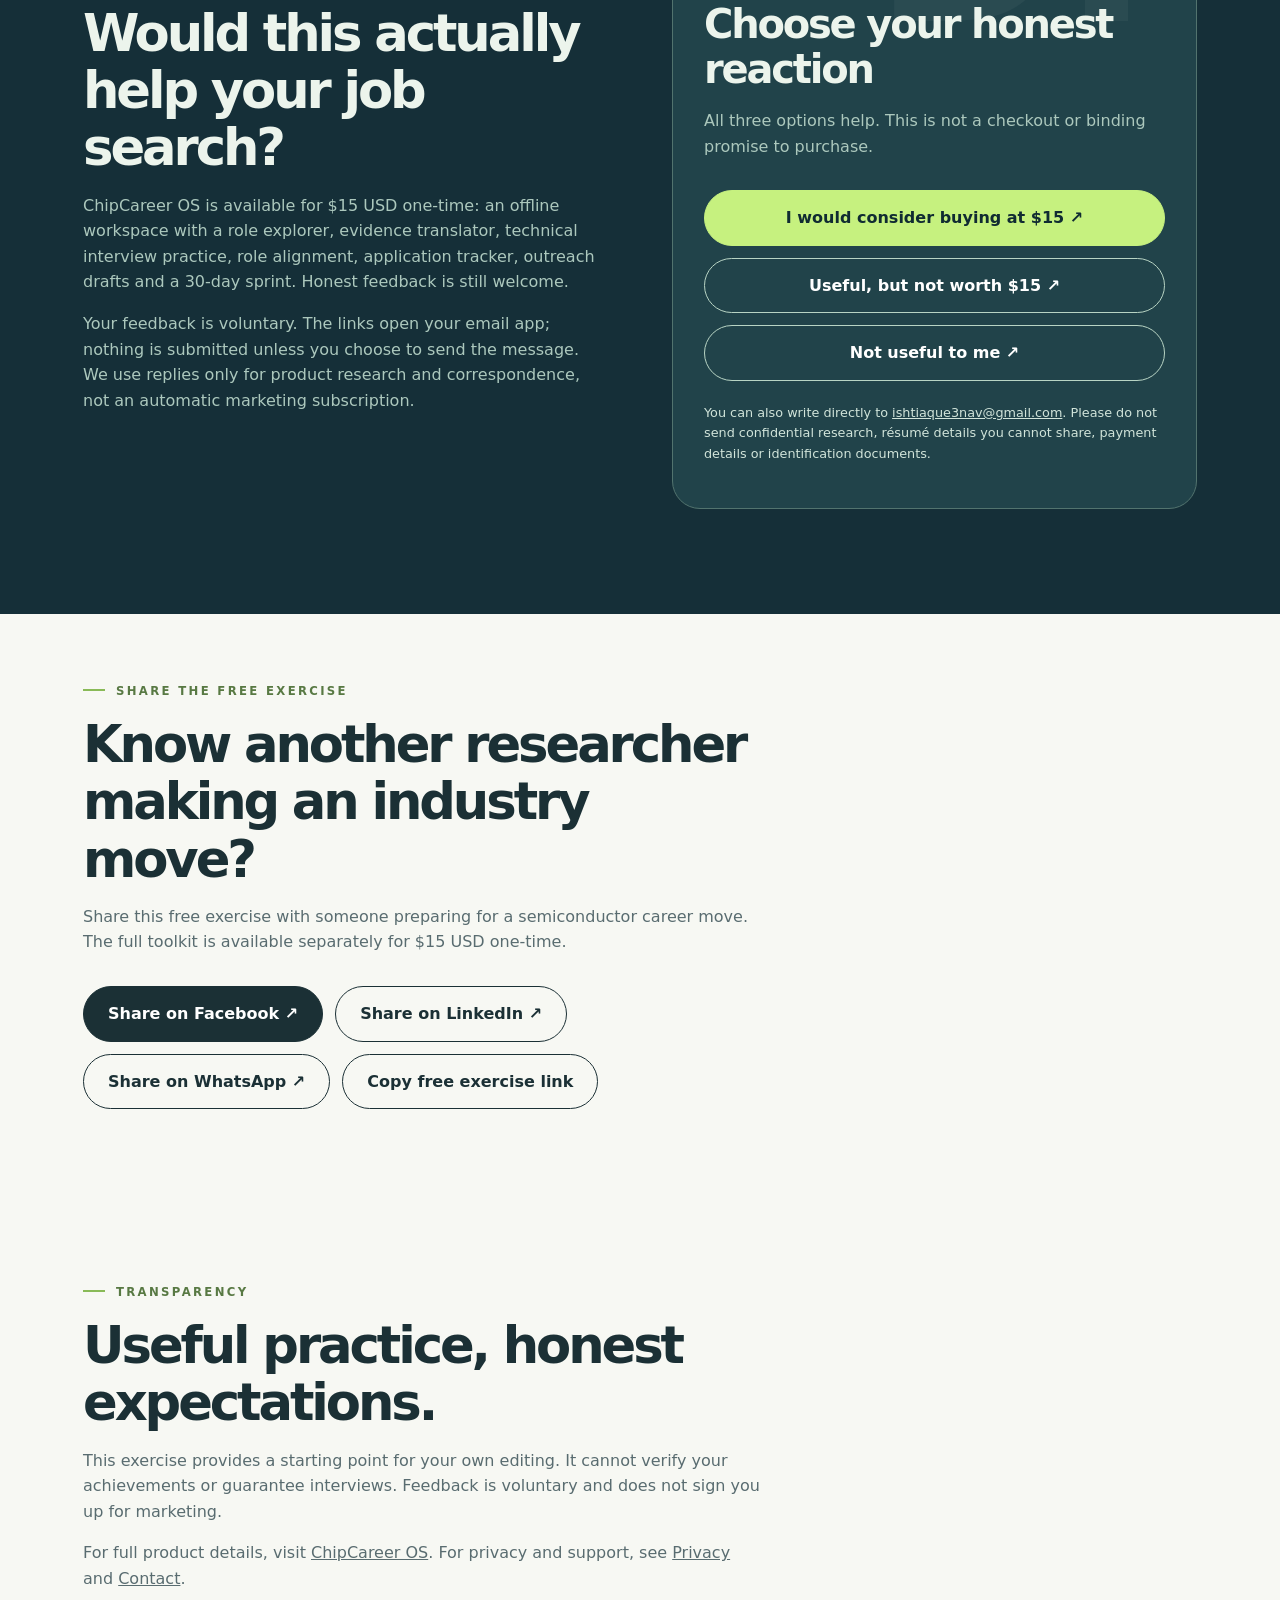
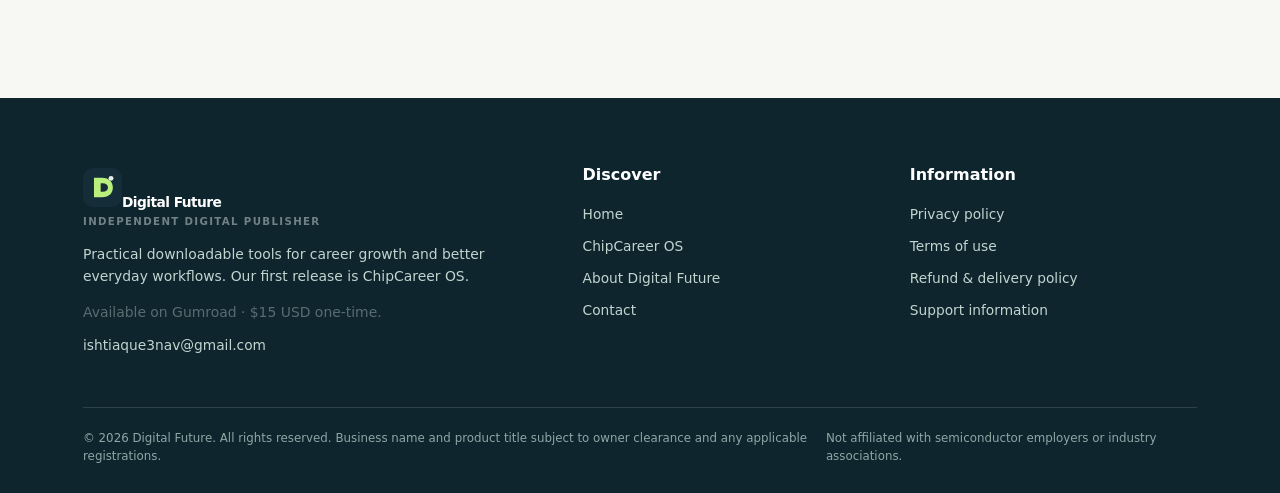
<file: free-career-exercise.html>
<!doctype html><html lang="en"><head><meta charset="utf-8"><meta name="viewport" content="width=device-width, initial-scale=1"><meta name="theme-color" content="#152f38"><meta name="description" content="Explore ChipCareer OS: an offline career preparation toolkit for semiconductor engineers and researchers. Available for $15 USD one-time on Gumroad."><link rel="canonical" href="https://ishtiaque3nav.github.io/digital-future/free-career-exercise.html"><meta property="og:type" content="website"><meta property="og:site_name" content="Digital Future"><meta property="og:title" content="Free 10-minute Semiconductor Career Exercise"><meta property="og:description" content="Turn real PhD and engineering experience into a clearer evidence-based industry résumé bullet. No signup, payment or AI account required."><meta property="og:url" content="https://ishtiaque3nav.github.io/digital-future/free-career-exercise.html"><meta property="og:image" content="https://ishtiaque3nav.github.io/digital-future/assets/chipcareer-preview.png"><meta name="twitter:card" content="summary_large_image"><title>Free Semiconductor Career Exercise | Digital Future</title><link rel="icon" href="./assets/logo.svg" type="image/svg+xml"><link rel="stylesheet" href="./assets/site.css"></head><body><a class="skip" href="#main">Skip to content</a><div class="notice"><strong>ChipCareer OS is available</strong> · $15 USD one-time · <a href="https://ishtiaque54.gumroad.com/l/chipcareer-os?utm_source=website&amp;utm_medium=owned&amp;utm_campaign=chipcareer_launch">Get the toolkit on Gumroad ↗</a></div><div class="navwrap"><div class="container nav"><a href="./index.html" class="logo" aria-label="Digital Future home"><img src="./assets/logo.svg" alt=""><span>Digital Future<small>Tools for what’s next</small></span></a><button class="navtoggle" data-menu aria-expanded="false" aria-controls="navlinks" aria-label="Toggle navigation">☰</button><nav class="links" id="navlinks" aria-label="Main navigation"><a href="./index.html">Home</a><a href="./chipcareer-os.html">ChipCareer OS</a><a href="./about.html">About</a><a href="./contact.html">Contact</a><a class="navaction" href="./chipcareer-os.html">Explore the product ↗</a></nav></div></div><main id="main">
<section class="producthero"><div class="container"><div class="crumb"><a href="./index.html">Home</a> / Free career exercise</div><div class="herogrid" style="margin-top:32px"><div><div class="eyebrow">Free 10-minute career exercise</div><h1>Does your PhD read like industry experience?</h1><p class="lead">Try a short, practical exercise for translating real research activities into clearer semiconductor-industry résumé evidence. No payment, signup, or AI account required.</p><div class="actions"><a class="button" href="#exercise">Try the exercise ↓</a><a class="button secondary" href="#feedback">Give feedback</a></div><p class="micro">This is a small, free educational sample. It does not analyze your résumé automatically or guarantee interview results.</p></div><div class="visual"><img src="./assets/chipcareer-preview.png" width="1200" height="700" alt="Screenshot of ChipCareer OS offline workspace"><div class="visualfoot"><span>ChipCareer OS · Preview</span><span>Free exercise / October 2026</span></div></div></div></div></section>
<section class="section" id="exercise"><div class="container"><div class="sectionhead"><div class="eyebrow">10-minute sample</div><h2>Translate one research achievement.</h2><p>Your goal: show an engineering hiring manager what you personally did, why it mattered and how you know it worked—without inventing metrics or overstating ownership.</p></div><div class="cards">
<div class="card"><span class="num">STEP 01 / RAW EXPERIENCE</span><h3>Start with the activity</h3><p><strong>Example:</strong> “Conducted thin-film experiments and used SEM, XRD and electrical testing in doctoral research.”</p><p>This identifies methods, but not the problem, decisions or outcome.</p></div>
<div class="card"><span class="num">STEP 02 / ENGINEERING EVIDENCE</span><h3>Ask four questions</h3><p>What problem? Which methods did you choose? What was your ownership? What observed result can you defend (even if qualitative)?</p></div>
<div class="card"><span class="num">STEP 03 / REWRITE</span><h3>Make it concrete</h3><p><strong>Illustrative structure:</strong> “Investigated [specific device/process issue] by designing [experiment], applying [relevant measurement methods], and comparing [verified result] to guide [next engineering decision].”</p><p>Replace brackets only with your genuine work.</p></div></div>
<div class="card" style="margin-top:36px;max-width:100%;border:1px solid #c3d1c3"><div class="eyebrow">Interactive / runs only on your device</div><h2 style="font-size:clamp(1.6rem,3vw,2.4rem);line-height:1.2;margin:12px 0">Create an evidence-based draft bullet</h2><p>Use public or non-confidential descriptions only. Nothing you enter is transmitted, saved by Digital Future, or evaluated by an AI service.</p>
<form id="bullet-lab" style="display:grid;gap:16px">
<label style="display:grid;gap:6px;font-weight:700">Engineering problem<input name="problem" required maxlength="180" placeholder="e.g., investigate unexpected device leakage" style="width:100%;border:1px solid #9eb0a5;border-radius:10px;padding:12px;font:inherit"></label>
<label style="display:grid;gap:6px;font-weight:700">Your action and ownership<input name="action" required maxlength="180" placeholder="e.g., designed and conducted a controlled split" style="width:100%;border:1px solid #9eb0a5;border-radius:10px;padding:12px;font:inherit"></label>
<label style="display:grid;gap:6px;font-weight:700">Methods or tools<input name="methods" required maxlength="180" placeholder="e.g., electrical characterization and process comparisons" style="width:100%;border:1px solid #9eb0a5;border-radius:10px;padding:12px;font:inherit"></label>
<label style="display:grid;gap:6px;font-weight:700">Verified result or decision supported<input name="result" required maxlength="180" placeholder="e.g., isolated a likely contributor for follow-up" style="width:100%;border:1px solid #9eb0a5;border-radius:10px;padding:12px;font:inherit"></label>
<button class="button" type="submit" style="justify-self:start">Create draft bullet ↗</button>
</form><div id="bullet-result" hidden aria-live="polite" style="margin-top:22px;padding:18px;border-radius:12px;background:#e7f3da"><strong>Your editable starting point</strong><p id="bullet-output" style="font-size:1.07rem"></p><button type="button" class="button secondary" id="copy-bullet">Copy draft</button><p class="micro">Check tense, grammar, causality, and factual accuracy. Only retain claims you can personally verify.</p><p>Want a workspace for your next steps?</p><a class="button" href="https://ishtiaque54.gumroad.com/l/chipcareer-os?utm_source=website&amp;utm_medium=owned&amp;utm_campaign=chipcareer_launch&amp;utm_content=exercise_complete">Get ChipCareer OS — $15 one-time ↗</a></div></div>
<script>(function(){const form=document.getElementById('bullet-lab');const box=document.getElementById('bullet-result');const output=document.getElementById('bullet-output');if(!form||!box||!output)return;form.addEventListener('submit',function(e){e.preventDefault();const d=new FormData(form);const clean=k=>String(d.get(k)||'').trim().replace(/[.;]+$/,'');const [problem,action,methods,result]=['problem','action','methods','result'].map(clean);if(!problem||!action||!methods||!result)return;output.textContent=action+' to address '+problem+', using '+methods+'; '+result+'.';box.hidden=false;});const button=document.getElementById('copy-bullet');button.addEventListener('click',function(){if(navigator.clipboard&&output.textContent)navigator.clipboard.writeText(output.textContent).then(()=>{button.textContent='Copied';}).catch(()=>{button.textContent='Select the draft above to copy';});else button.textContent='Select the draft above to copy';});})();</script>
<div class="prose" style="margin-top:36px"><h2>One technical interview prompt</h2><p><strong>Scenario:</strong> An electrical device metric worsens after a process split. What evidence would you collect before attributing the change to the process?</p><p>A useful answer explains the baseline, sample size, measurement repeatability, control wafer or lot, process differences, potential confounders, physical mechanisms, and how to falsify competing explanations. The goal is engineering reasoning, not memorizing an employer's confidential interview bank.</p><div class="info"><strong>Your mini assignment:</strong> Write one genuine, outcome-focused bullet from your own thesis, internship or postdoc. Do not include confidential datasets or unpublished employer information.</div></div></div></section>
<section class="section dark" id="feedback"><div class="container twocol"><div><div class="kicker">Try it first. Decide for yourself.</div><h2>Would this actually help your job search?</h2><p>ChipCareer OS is available for $15 USD one-time: an offline workspace with a role explorer, evidence translator, technical interview practice, role alignment, application tracker, outreach drafts and a 30-day sprint. Honest feedback is still welcome.</p><p>Your feedback is voluntary. The links open your email app; nothing is submitted unless you choose to send the message. We use replies only for product research and correspondence, not an automatic marketing subscription.</p></div><div class="productbox"><a class="button lime" href="https://ishtiaque54.gumroad.com/l/chipcareer-os?utm_source=website&amp;utm_medium=owned&amp;utm_campaign=chipcareer_launch&amp;utm_content=exercise_feedback">Get ChipCareer OS — $15 one-time ↗</a><h3>Choose your honest reaction</h3><p>All three options help. This is not a checkout or binding promise to purchase.</p>
<div class="actions" style="display:grid">
<a class="button lime" href="mailto:ishtiaque3nav@gmail.com?subject=ChipCareer%20validation%20-%20interested%20at%20%2415&body=Role%20I%20am%20targeting%3A%20%0AMy%20biggest%20career-preparation%20problem%3A%20%0AAt%20the%20%2415%20price%2C%20I%20would%20consider%20buying%20this%20because%3A%20%0AWhat%20I%20would%20need%20to%20see%20first%3A%20">I would consider buying at $15 ↗</a>
<a class="button secondary" style="color:#fff;border-color:#b8d4c4" href="mailto:ishtiaque3nav@gmail.com?subject=ChipCareer%20validation%20-%20interested%20but%20not%20at%20%2415&body=My%20target%20role%3A%20%0AMy%20biggest%20problem%3A%20%0AWhat%20is%20missing%20or%20what%20price%20would%20feel%20reasonable%3A%20">Useful, but not worth $15 ↗</a>
<a class="button secondary" style="color:#fff;border-color:#b8d4c4" href="mailto:ishtiaque3nav@gmail.com?subject=ChipCareer%20validation%20-%20not%20for%20me&body=Why%20I%20would%20not%20use%20this%3A%20%0AWhat%20I%20currently%20use%20instead%3A%20">Not useful to me ↗</a>
</div><p class="micro" style="color:#d1e4da">You can also write directly to <a href="mailto:ishtiaque3nav@gmail.com">ishtiaque3nav@gmail.com</a>. Please do not send confidential research, résumé details you cannot share, payment details or identification documents.</p></div></div></section>
<section class="section tight" id="share"><div class="container"><div class="sectionhead"><div class="eyebrow">Share the free exercise</div><h2>Know another researcher making an industry move?</h2><p>Share this free exercise with someone preparing for a semiconductor career move. The full toolkit is available separately for $15 USD one-time.</p><div class="actions"><a class="button" rel="noopener noreferrer" target="_blank" href="https://www.facebook.com/sharer/sharer.php?u=https%3A%2F%2Fishtiaque3nav.github.io%2Fdigital-future%2Ffree-career-exercise.html">Share on Facebook ↗</a><a class="button secondary" rel="noopener noreferrer" target="_blank" href="https://www.linkedin.com/sharing/share-offsite/?url=https%3A%2F%2Fishtiaque3nav.github.io%2Fdigital-future%2Ffree-career-exercise.html">Share on LinkedIn ↗</a><a class="button secondary" rel="noopener noreferrer" target="_blank" href="https://api.whatsapp.com/send?text=Free%2010-minute%20semiconductor%20career%20exercise%20%E2%80%94%20Digital%20Future%20https%3A%2F%2Fishtiaque3nav.github.io%2Fdigital-future%2Ffree-career-exercise.html">Share on WhatsApp ↗</a><button class="button secondary" id="copy-link" type="button">Copy free exercise link</button></div><p class="micro" id="share-status" aria-live="polite"></p></div></div></section><script>(function(){const b=document.getElementById('copy-link');const note=document.getElementById('share-status');if(!b||!note)return;b.addEventListener('click',async function(){try{await navigator.clipboard.writeText('https://ishtiaque3nav.github.io/digital-future/free-career-exercise.html');note.textContent='Link copied.';}catch(e){note.textContent='Please copy this link: https://ishtiaque3nav.github.io/digital-future/free-career-exercise.html';}});})();</script><section class="section tight"><div class="container"><div class="sectionhead"><div class="eyebrow">Transparency</div><h2>Useful practice, honest expectations.</h2><p>This exercise provides a starting point for your own editing. It cannot verify your achievements or guarantee interviews. Feedback is voluntary and does not sign you up for marketing.</p><p>For full product details, visit <a href="./chipcareer-os.html">ChipCareer OS</a>. For privacy and support, see <a href="./privacy.html">Privacy</a> and <a href="./contact.html">Contact</a>.</p></div></div></section>
</main><footer class="footer"><div class="container"><div class="footergrid"><div><a href="./index.html" class="logo"><img src="./assets/logo.svg" alt=""><span>Digital Future<small>Independent digital publisher</small></span></a><p>Practical downloadable tools for career growth and better everyday workflows. Our first release is ChipCareer OS.</p><p class="micro">Available on Gumroad · $15 USD one-time. <a href="mailto:ishtiaque3nav@gmail.com">ishtiaque3nav@gmail.com</a></p></div><div><h4>Discover</h4><a href="./index.html">Home</a><a href="./chipcareer-os.html">ChipCareer OS</a><a href="./about.html">About Digital Future</a><a href="./contact.html">Contact</a></div><div><h4>Information</h4><a href="./privacy.html">Privacy policy</a><a href="./terms.html">Terms of use</a><a href="./refunds.html">Refund & delivery policy</a><a href="./contact.html">Support information</a></div></div><div class="footbottom"><span>© <span data-year>2026</span> Digital Future. All rights reserved. Business name and product title subject to owner clearance and any applicable registrations.</span><span>Not affiliated with semiconductor employers or industry associations.</span></div></div></footer><script src="./assets/site.js?v=launch-tracking-1" defer></script></body></html>
</file>
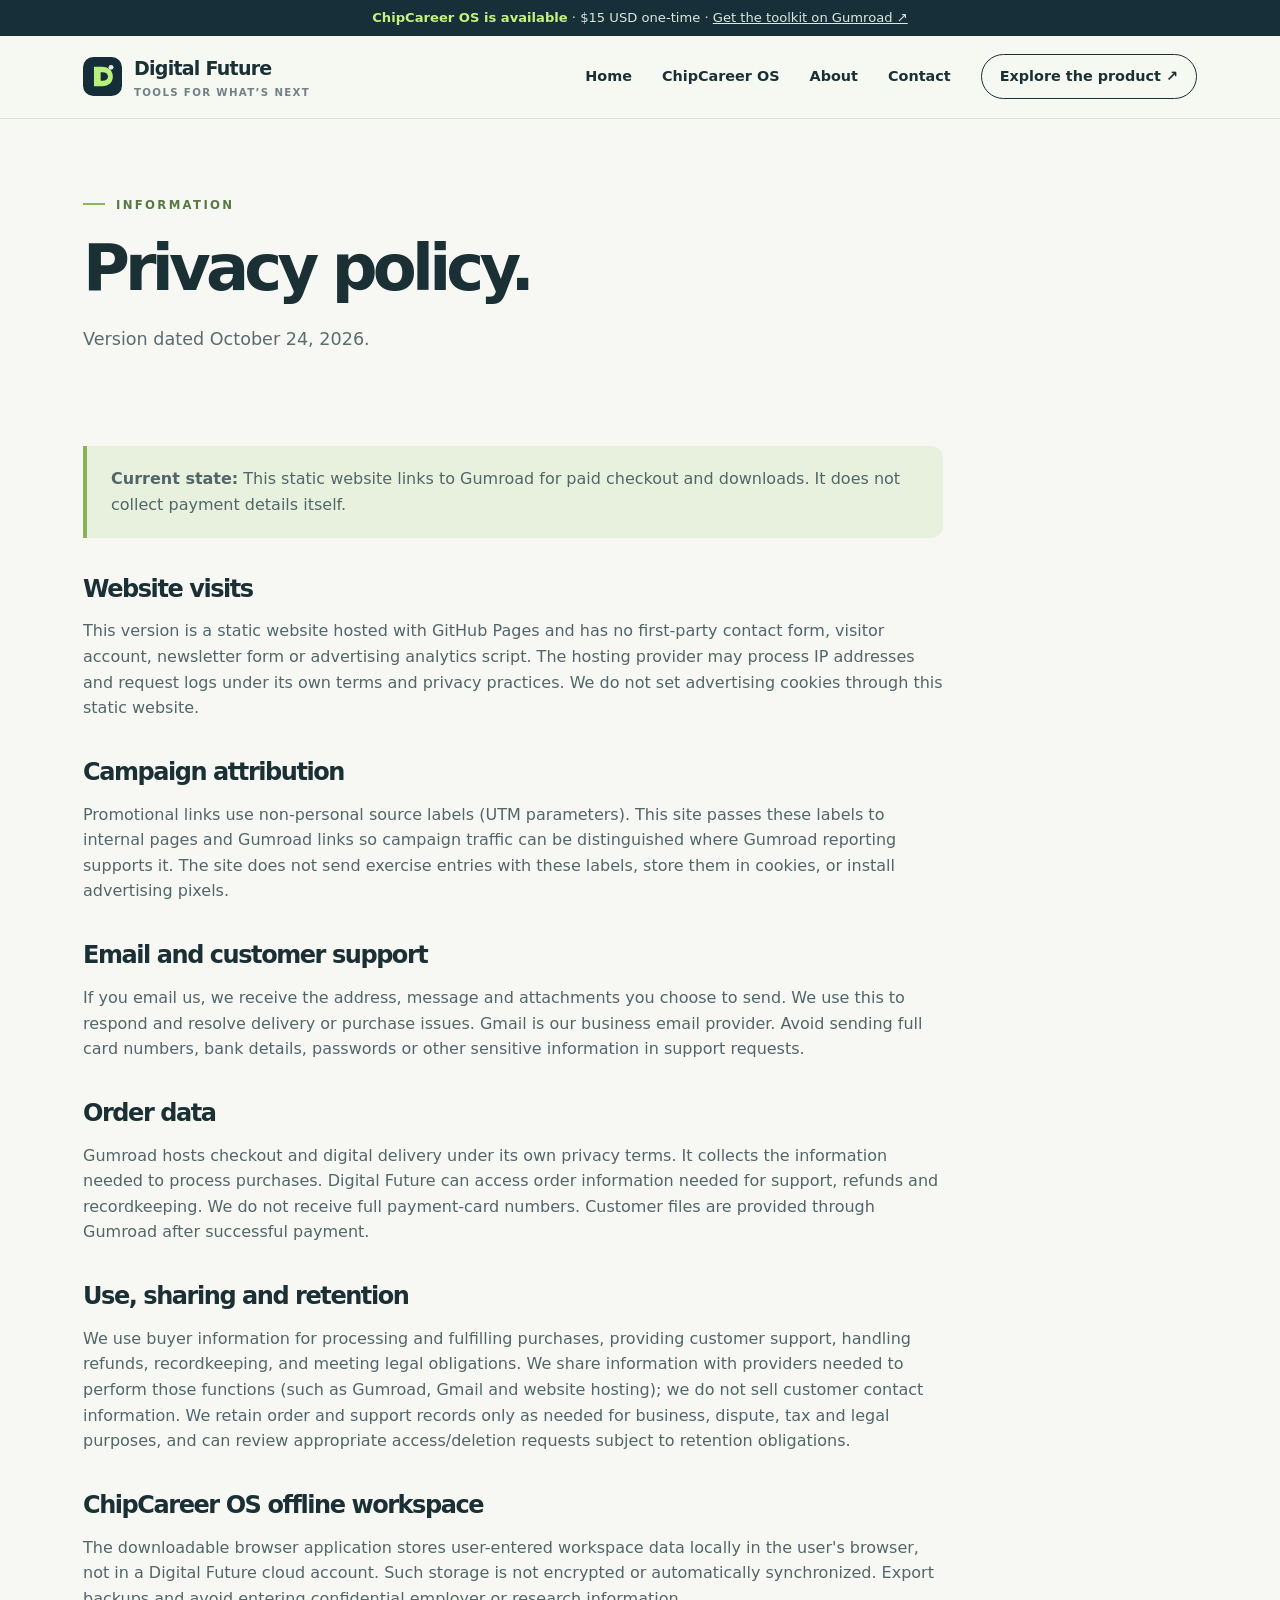
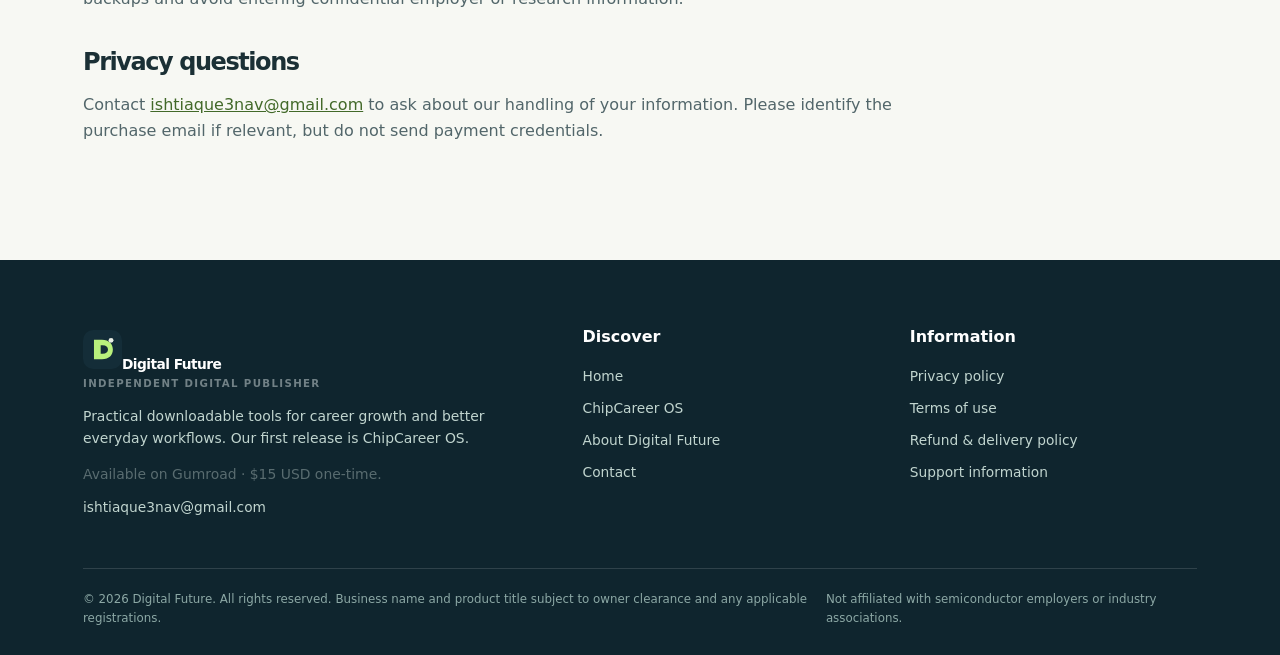
<file: privacy.html>
<!doctype html><html lang="en"><head><meta charset="utf-8"><meta name="viewport" content="width=device-width, initial-scale=1"><meta name="theme-color" content="#152f38"><meta name="description" content="Digital Future website and customer privacy information."><title>Privacy policy | Digital Future</title><link rel="icon" href="./assets/logo.svg" type="image/svg+xml"><link rel="stylesheet" href="./assets/site.css"></head><body><a class="skip" href="#main">Skip to content</a><div class="notice"><strong>ChipCareer OS is available</strong> · $15 USD one-time · <a href="https://ishtiaque54.gumroad.com/l/chipcareer-os?utm_source=website&amp;utm_medium=owned&amp;utm_campaign=chipcareer_launch">Get the toolkit on Gumroad ↗</a></div><div class="navwrap"><div class="container nav"><a href="./index.html" class="logo" aria-label="Digital Future home"><img src="./assets/logo.svg" alt=""><span>Digital Future<small>Tools for what’s next</small></span></a><button class="navtoggle" data-menu aria-expanded="false" aria-controls="navlinks" aria-label="Toggle navigation">☰</button><nav class="links" id="navlinks" aria-label="Main navigation"><a href="./index.html">Home</a><a href="./chipcareer-os.html">ChipCareer OS</a><a href="./about.html">About</a><a href="./contact.html">Contact</a><a class="navaction" href="./chipcareer-os.html">Explore the product ↗</a></nav></div></div><main id="main"><div class="container"><div class="pagehero"><div class="eyebrow">Information</div><h1>Privacy policy.</h1><p>Version dated October 24, 2026.</p></div><div class="prose"><div class="info"><p><strong>Current state:</strong> This static website links to Gumroad for paid checkout and downloads. It does not collect payment details itself.</p></div><h2>Website visits</h2><p>This version is a static website hosted with GitHub Pages and has no first-party contact form, visitor account, newsletter form or advertising analytics script. The hosting provider may process IP addresses and request logs under its own terms and privacy practices. We do not set advertising cookies through this static website.</p><h2>Campaign attribution</h2><p>Promotional links use non-personal source labels (UTM parameters). This site passes these labels to internal pages and Gumroad links so campaign traffic can be distinguished where Gumroad reporting supports it. The site does not send exercise entries with these labels, store them in cookies, or install advertising pixels.</p><h2>Email and customer support</h2><p>If you email us, we receive the address, message and attachments you choose to send. We use this to respond and resolve delivery or purchase issues. Gmail is our business email provider. Avoid sending full card numbers, bank details, passwords or other sensitive information in support requests.</p><h2>Order data</h2><p>Gumroad hosts checkout and digital delivery under its own privacy terms. It collects the information needed to process purchases. Digital Future can access order information needed for support, refunds and recordkeeping. We do not receive full payment-card numbers. Customer files are provided through Gumroad after successful payment.</p><h2>Use, sharing and retention</h2><p>We use buyer information for processing and fulfilling purchases, providing customer support, handling refunds, recordkeeping, and meeting legal obligations. We share information with providers needed to perform those functions (such as Gumroad, Gmail and website hosting); we do not sell customer contact information. We retain order and support records only as needed for business, dispute, tax and legal purposes, and can review appropriate access/deletion requests subject to retention obligations.</p><h2>ChipCareer OS offline workspace</h2><p>The downloadable browser application stores user-entered workspace data locally in the user's browser, not in a Digital Future cloud account. Such storage is not encrypted or automatically synchronized. Export backups and avoid entering confidential employer or research information.</p><h2>Privacy questions</h2><p>Contact <a href="mailto:ishtiaque3nav@gmail.com">ishtiaque3nav@gmail.com</a> to ask about our handling of your information. Please identify the purchase email if relevant, but do not send payment credentials.</p></div></div></main><footer class="footer"><div class="container"><div class="footergrid"><div><a href="./index.html" class="logo"><img src="./assets/logo.svg" alt=""><span>Digital Future<small>Independent digital publisher</small></span></a><p>Practical downloadable tools for career growth and better everyday workflows. Our first release is ChipCareer OS.</p><p class="micro">Available on Gumroad · $15 USD one-time. <a href="mailto:ishtiaque3nav@gmail.com">ishtiaque3nav@gmail.com</a></p></div><div><h4>Discover</h4><a href="./index.html">Home</a><a href="./chipcareer-os.html">ChipCareer OS</a><a href="./about.html">About Digital Future</a><a href="./contact.html">Contact</a></div><div><h4>Information</h4><a href="./privacy.html">Privacy policy</a><a href="./terms.html">Terms of use</a><a href="./refunds.html">Refund & delivery policy</a><a href="./contact.html">Support information</a></div></div><div class="footbottom"><span>© <span data-year>2026</span> Digital Future. All rights reserved. Business name and product title subject to owner clearance and any applicable registrations.</span><span>Not affiliated with semiconductor employers or industry associations.</span></div></div></footer><script src="./assets/site.js?v=launch-tracking-1" defer></script></body></html>
</file>
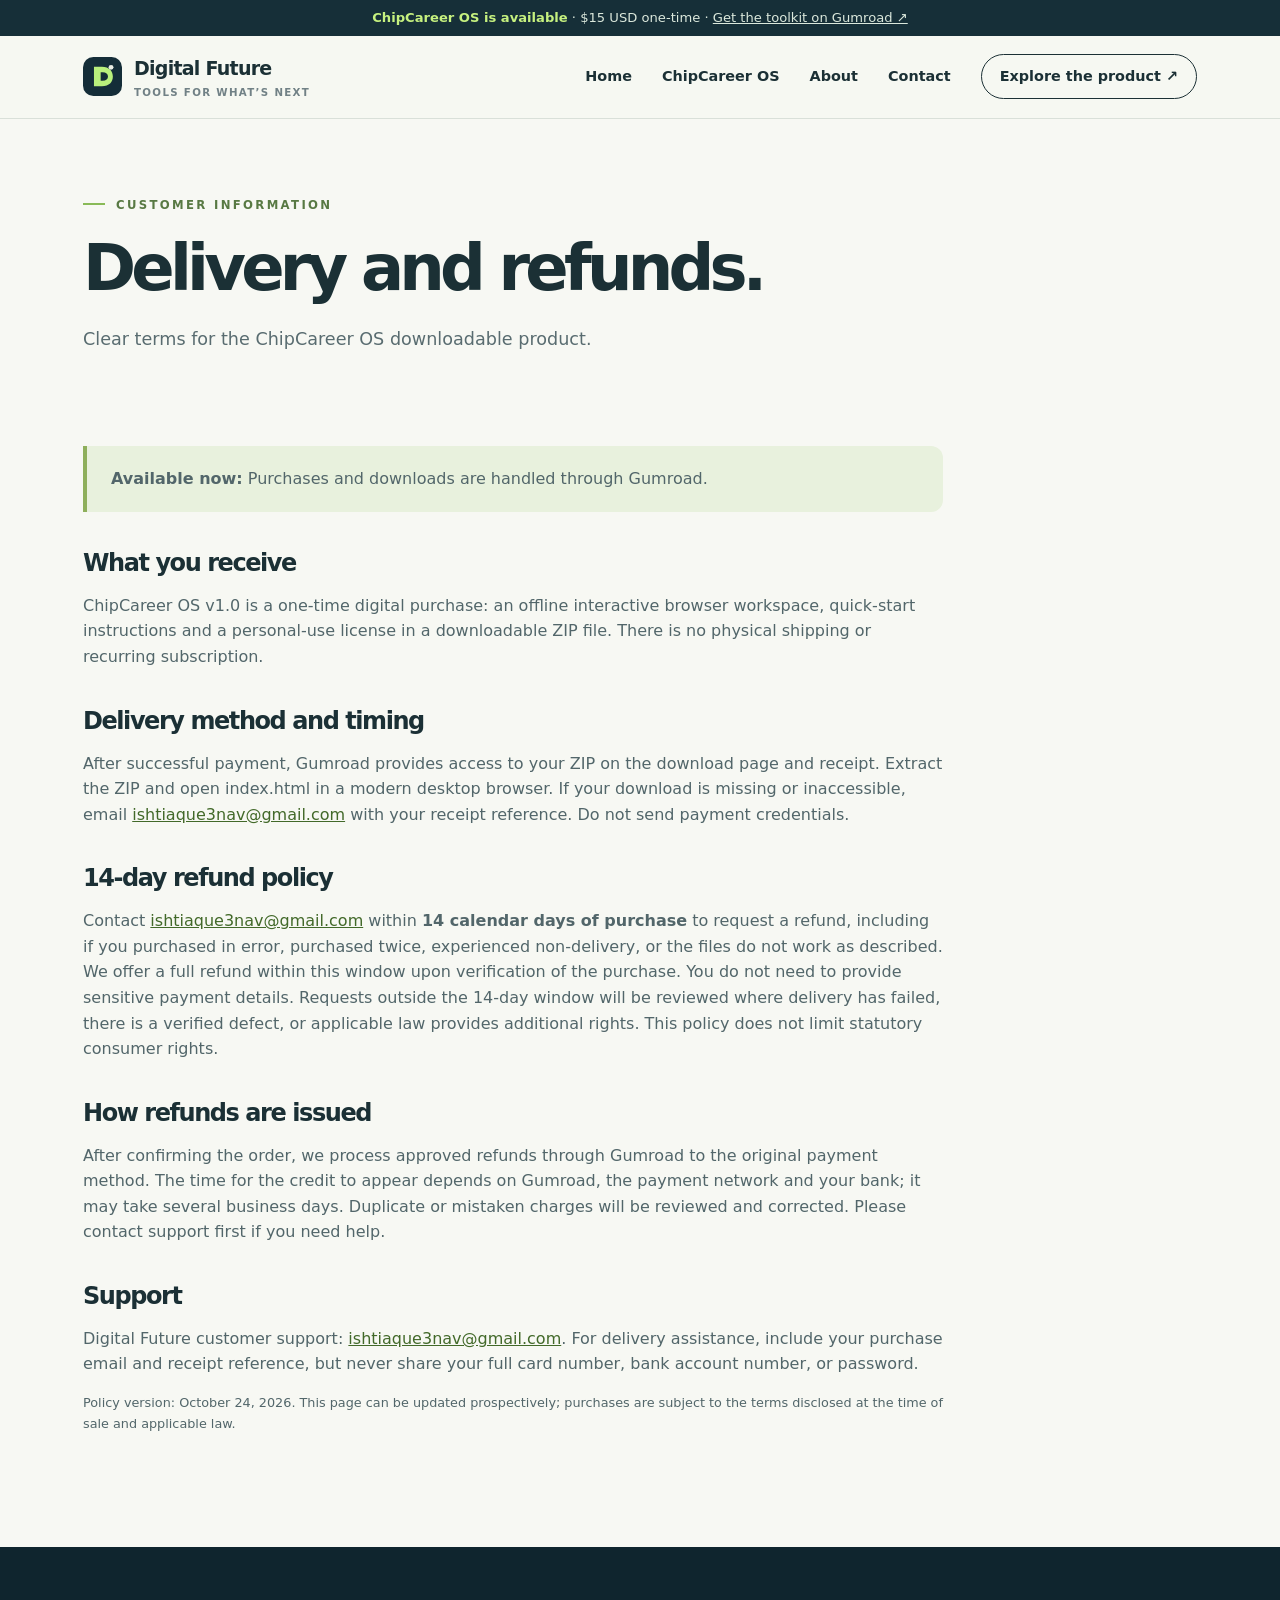
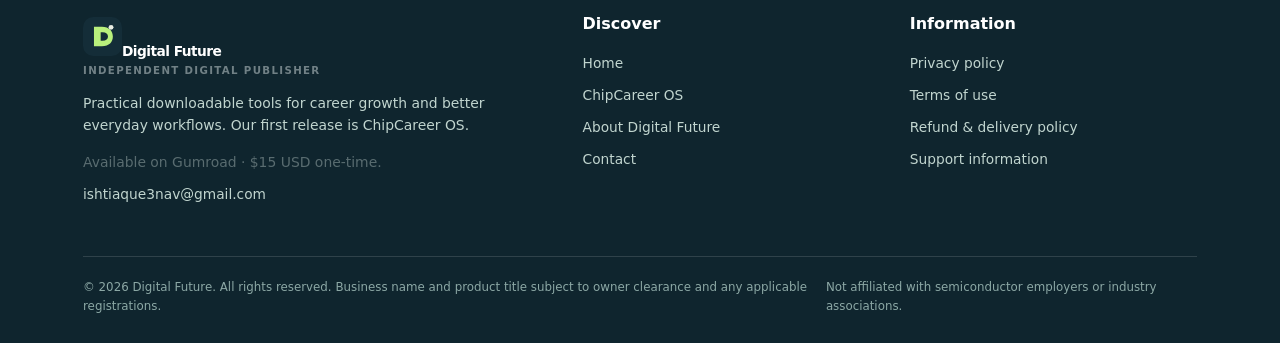
<file: refunds.html>
<!doctype html><html lang="en"><head><meta charset="utf-8"><meta name="viewport" content="width=device-width, initial-scale=1"><meta name="theme-color" content="#152f38"><meta name="description" content="Digital delivery and refund policy for Digital Future."><title>Refund and delivery information | Digital Future</title><link rel="icon" href="./assets/logo.svg" type="image/svg+xml"><link rel="stylesheet" href="./assets/site.css"></head><body><a class="skip" href="#main">Skip to content</a><div class="notice"><strong>ChipCareer OS is available</strong> · $15 USD one-time · <a href="https://ishtiaque54.gumroad.com/l/chipcareer-os?utm_source=website&amp;utm_medium=owned&amp;utm_campaign=chipcareer_launch">Get the toolkit on Gumroad ↗</a></div><div class="navwrap"><div class="container nav"><a href="./index.html" class="logo" aria-label="Digital Future home"><img src="./assets/logo.svg" alt=""><span>Digital Future<small>Tools for what’s next</small></span></a><button class="navtoggle" data-menu aria-expanded="false" aria-controls="navlinks" aria-label="Toggle navigation">☰</button><nav class="links" id="navlinks" aria-label="Main navigation"><a href="./index.html">Home</a><a href="./chipcareer-os.html">ChipCareer OS</a><a href="./about.html">About</a><a href="./contact.html">Contact</a><a class="navaction" href="./chipcareer-os.html">Explore the product ↗</a></nav></div></div><main id="main"><div class="container"><div class="pagehero"><div class="eyebrow">Customer information</div><h1>Delivery and refunds.</h1><p>Clear terms for the ChipCareer OS downloadable product.</p></div><div class="prose"><div class="info"><p><strong>Available now:</strong> Purchases and downloads are handled through Gumroad.</p></div><h2>What you receive</h2><p>ChipCareer OS v1.0 is a one-time digital purchase: an offline interactive browser workspace, quick-start instructions and a personal-use license in a downloadable ZIP file. There is no physical shipping or recurring subscription.</p><h2>Delivery method and timing</h2><p>After successful payment, Gumroad provides access to your ZIP on the download page and receipt. Extract the ZIP and open index.html in a modern desktop browser. If your download is missing or inaccessible, email <a href="mailto:ishtiaque3nav@gmail.com">ishtiaque3nav@gmail.com</a> with your receipt reference. Do not send payment credentials.</p><h2>14-day refund policy</h2><p>Contact <a href="mailto:ishtiaque3nav@gmail.com">ishtiaque3nav@gmail.com</a> within <strong>14 calendar days of purchase</strong> to request a refund, including if you purchased in error, purchased twice, experienced non-delivery, or the files do not work as described. We offer a full refund within this window upon verification of the purchase. You do not need to provide sensitive payment details. Requests outside the 14-day window will be reviewed where delivery has failed, there is a verified defect, or applicable law provides additional rights. This policy does not limit statutory consumer rights.</p><h2>How refunds are issued</h2><p>After confirming the order, we process approved refunds through Gumroad to the original payment method. The time for the credit to appear depends on Gumroad, the payment network and your bank; it may take several business days. Duplicate or mistaken charges will be reviewed and corrected. Please contact support first if you need help.</p><h2>Support</h2><p>Digital Future customer support: <a href="mailto:ishtiaque3nav@gmail.com">ishtiaque3nav@gmail.com</a>. For delivery assistance, include your purchase email and receipt reference, but never share your full card number, bank account number, or password.</p><p class="micro">Policy version: October 24, 2026. This page can be updated prospectively; purchases are subject to the terms disclosed at the time of sale and applicable law.</p></div></div></main><footer class="footer"><div class="container"><div class="footergrid"><div><a href="./index.html" class="logo"><img src="./assets/logo.svg" alt=""><span>Digital Future<small>Independent digital publisher</small></span></a><p>Practical downloadable tools for career growth and better everyday workflows. Our first release is ChipCareer OS.</p><p class="micro">Available on Gumroad · $15 USD one-time. <a href="mailto:ishtiaque3nav@gmail.com">ishtiaque3nav@gmail.com</a></p></div><div><h4>Discover</h4><a href="./index.html">Home</a><a href="./chipcareer-os.html">ChipCareer OS</a><a href="./about.html">About Digital Future</a><a href="./contact.html">Contact</a></div><div><h4>Information</h4><a href="./privacy.html">Privacy policy</a><a href="./terms.html">Terms of use</a><a href="./refunds.html">Refund & delivery policy</a><a href="./contact.html">Support information</a></div></div><div class="footbottom"><span>© <span data-year>2026</span> Digital Future. All rights reserved. Business name and product title subject to owner clearance and any applicable registrations.</span><span>Not affiliated with semiconductor employers or industry associations.</span></div></div></footer><script src="./assets/site.js?v=launch-tracking-1" defer></script></body></html>
</file>
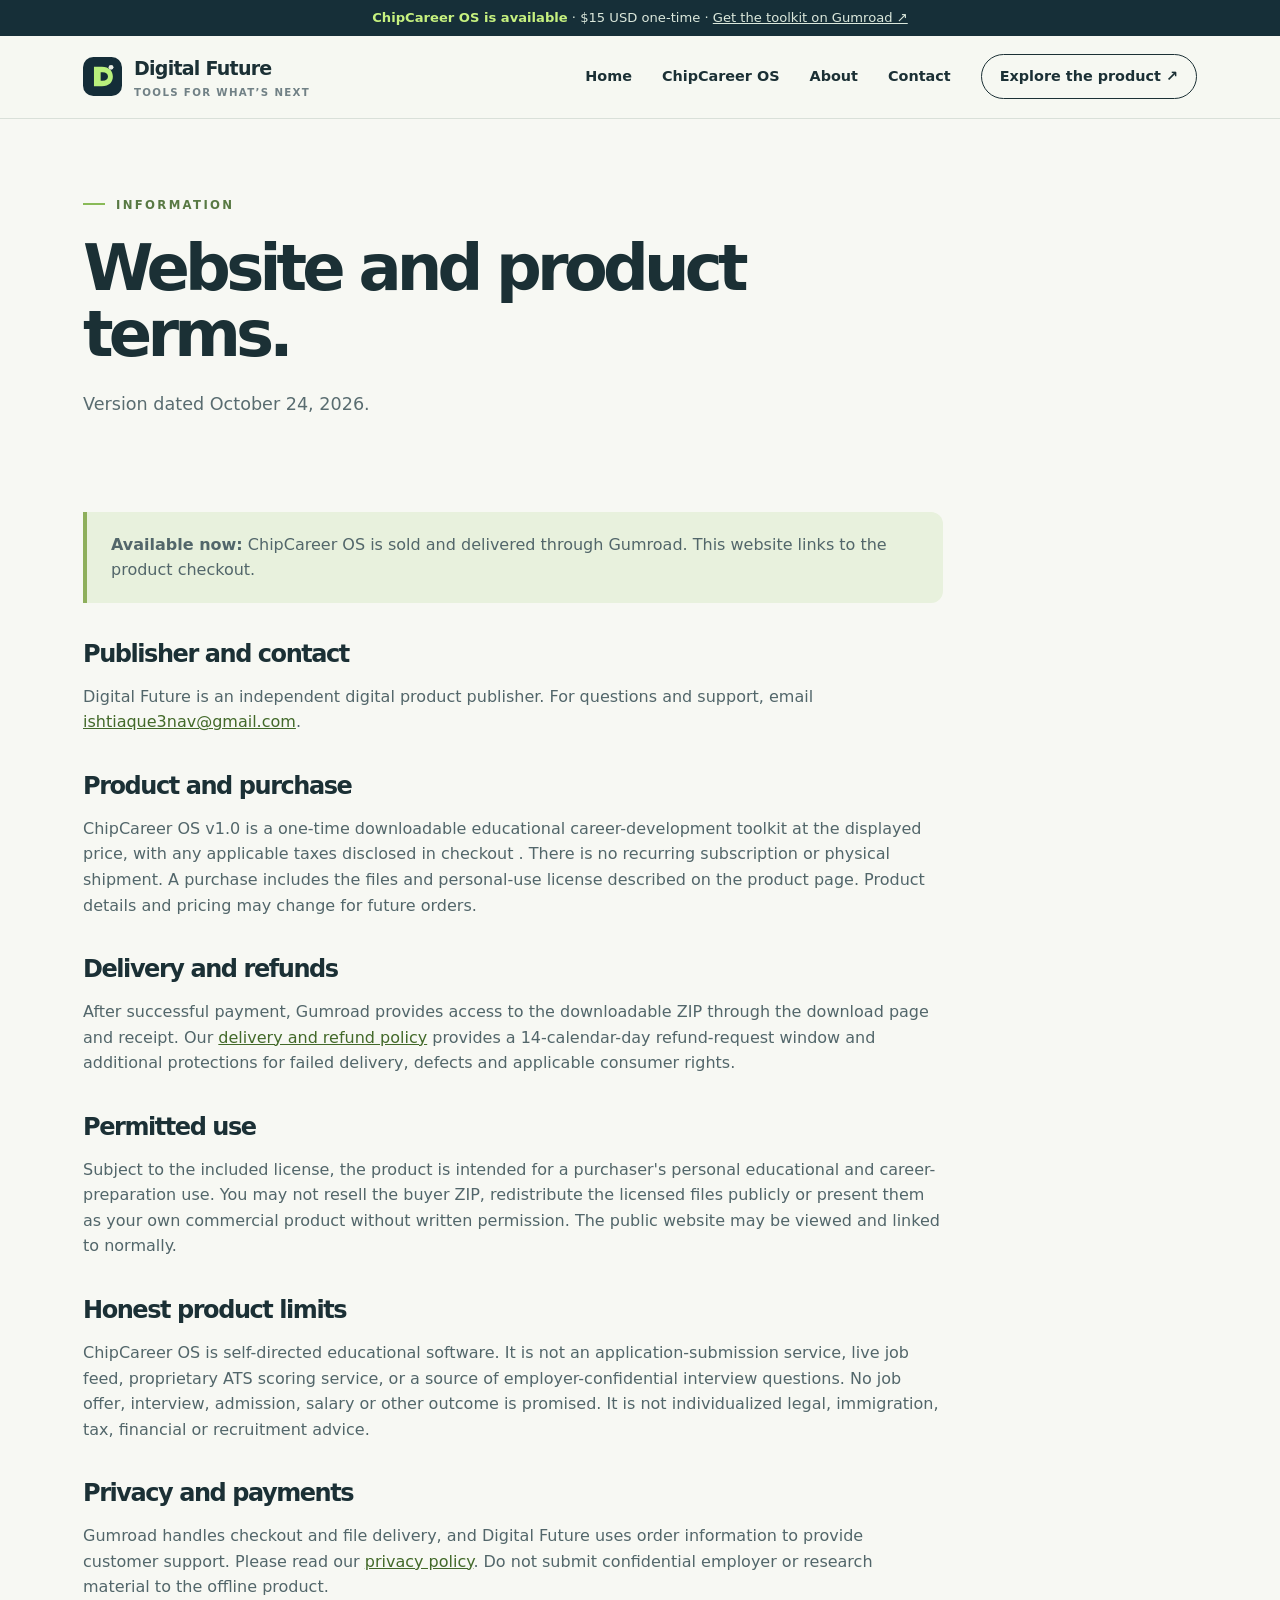
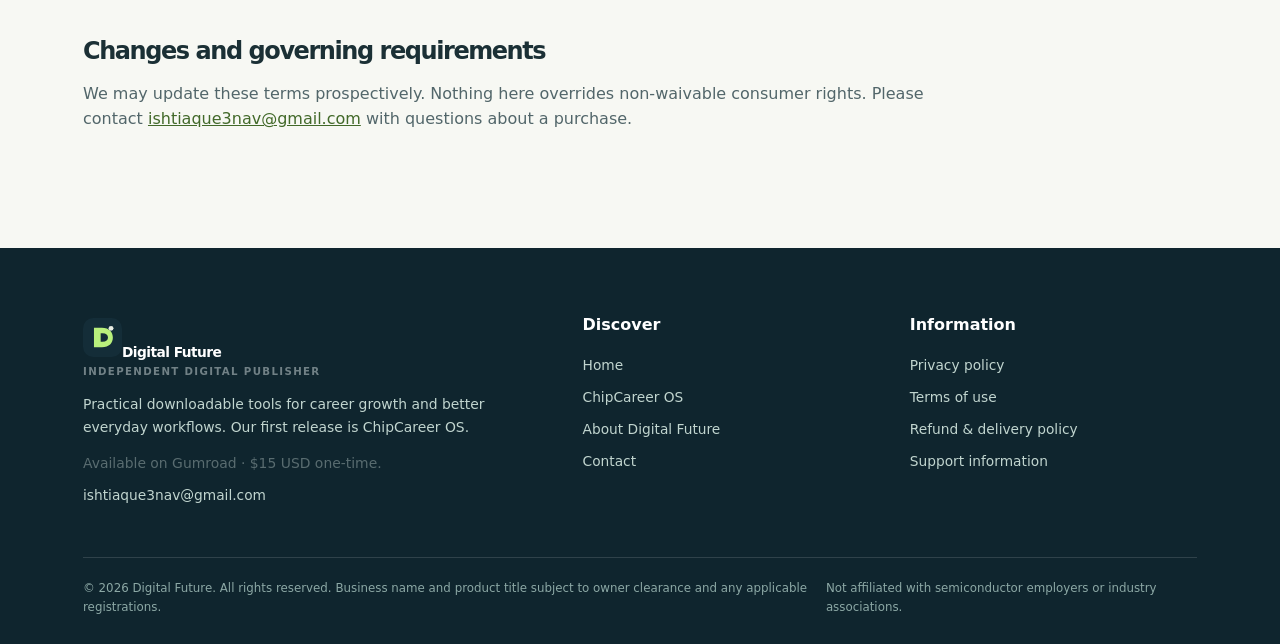
<file: terms.html>
<!doctype html><html lang="en"><head><meta charset="utf-8"><meta name="viewport" content="width=device-width, initial-scale=1"><meta name="theme-color" content="#152f38"><meta name="description" content="Terms for Digital Future and ChipCareer OS."><title>Terms of use | Digital Future</title><link rel="icon" href="./assets/logo.svg" type="image/svg+xml"><link rel="stylesheet" href="./assets/site.css"></head><body><a class="skip" href="#main">Skip to content</a><div class="notice"><strong>ChipCareer OS is available</strong> · $15 USD one-time · <a href="https://ishtiaque54.gumroad.com/l/chipcareer-os?utm_source=website&amp;utm_medium=owned&amp;utm_campaign=chipcareer_launch">Get the toolkit on Gumroad ↗</a></div><div class="navwrap"><div class="container nav"><a href="./index.html" class="logo" aria-label="Digital Future home"><img src="./assets/logo.svg" alt=""><span>Digital Future<small>Tools for what’s next</small></span></a><button class="navtoggle" data-menu aria-expanded="false" aria-controls="navlinks" aria-label="Toggle navigation">☰</button><nav class="links" id="navlinks" aria-label="Main navigation"><a href="./index.html">Home</a><a href="./chipcareer-os.html">ChipCareer OS</a><a href="./about.html">About</a><a href="./contact.html">Contact</a><a class="navaction" href="./chipcareer-os.html">Explore the product ↗</a></nav></div></div><main id="main"><div class="container"><div class="pagehero"><div class="eyebrow">Information</div><h1>Website and product terms.</h1><p>Version dated October 24, 2026.</p></div><div class="prose"><div class="info"><p><strong>Available now:</strong> ChipCareer OS is sold and delivered through Gumroad. This website links to the product checkout.</p></div><h2>Publisher and contact</h2><p>Digital Future is an independent digital product publisher. For questions and support, email <a href="mailto:ishtiaque3nav@gmail.com">ishtiaque3nav@gmail.com</a>.</p><h2>Product and purchase</h2><p>ChipCareer OS v1.0 is a one-time downloadable educational career-development toolkit at the displayed price, with any applicable taxes disclosed in checkout . There is no recurring subscription or physical shipment. A purchase includes the files and personal-use license described on the product page. Product details and pricing may change for future orders.</p><h2>Delivery and refunds</h2><p>After successful payment, Gumroad provides access to the downloadable ZIP through the download page and receipt. Our <a href="./refunds.html">delivery and refund policy</a> provides a 14-calendar-day refund-request window and additional protections for failed delivery, defects and applicable consumer rights.</p><h2>Permitted use</h2><p>Subject to the included license, the product is intended for a purchaser's personal educational and career-preparation use. You may not resell the buyer ZIP, redistribute the licensed files publicly or present them as your own commercial product without written permission. The public website may be viewed and linked to normally.</p><h2>Honest product limits</h2><p>ChipCareer OS is self-directed educational software. It is not an application-submission service, live job feed, proprietary ATS scoring service, or a source of employer-confidential interview questions. No job offer, interview, admission, salary or other outcome is promised. It is not individualized legal, immigration, tax, financial or recruitment advice.</p><h2>Privacy and payments</h2><p>Gumroad handles checkout and file delivery, and Digital Future uses order information to provide customer support. Please read our <a href="./privacy.html">privacy policy</a>. Do not submit confidential employer or research material to the offline product.</p><h2>Changes and governing requirements</h2><p>We may update these terms prospectively. Nothing here overrides non-waivable consumer rights. Please contact <a href="mailto:ishtiaque3nav@gmail.com">ishtiaque3nav@gmail.com</a> with questions about a purchase.</p></div></div></main><footer class="footer"><div class="container"><div class="footergrid"><div><a href="./index.html" class="logo"><img src="./assets/logo.svg" alt=""><span>Digital Future<small>Independent digital publisher</small></span></a><p>Practical downloadable tools for career growth and better everyday workflows. Our first release is ChipCareer OS.</p><p class="micro">Available on Gumroad · $15 USD one-time. <a href="mailto:ishtiaque3nav@gmail.com">ishtiaque3nav@gmail.com</a></p></div><div><h4>Discover</h4><a href="./index.html">Home</a><a href="./chipcareer-os.html">ChipCareer OS</a><a href="./about.html">About Digital Future</a><a href="./contact.html">Contact</a></div><div><h4>Information</h4><a href="./privacy.html">Privacy policy</a><a href="./terms.html">Terms of use</a><a href="./refunds.html">Refund & delivery policy</a><a href="./contact.html">Support information</a></div></div><div class="footbottom"><span>© <span data-year>2026</span> Digital Future. All rights reserved. Business name and product title subject to owner clearance and any applicable registrations.</span><span>Not affiliated with semiconductor employers or industry associations.</span></div></div></footer><script src="./assets/site.js?v=launch-tracking-1" defer></script></body></html>
</file>
<file: assets/site.css>
:root{font-family:Inter,ui-sans-serif,system-ui,-apple-system,BlinkMacSystemFont,"Segoe UI",sans-serif;--bg:#f7f8f3;--ink:#1b3035;--sub:#596c70;--line:#d9e0d9;--accent:#c6f17f;--dark:#152f38;--mint:#e6f5dd;--white:#fff;--shadow:0 24px 70px rgba(13,38,41,.10);color:var(--ink);background:var(--bg);font-synthesis:none}
*{box-sizing:border-box}html{scroll-behavior:smooth}body{margin:0;line-height:1.6}a{color:inherit}button{font:inherit}img{max-width:100%;height:auto}.container{max-width:1170px;margin:auto;padding:0 28px}.skip{position:absolute;left:-999px;top:0;background:#fff;color:#123;padding:10px;z-index:10}.skip:focus{left:10px}.notice{background:#162f38;color:#dbe8dc;font-size:.82rem;line-height:1.5;text-align:center;padding:8px 24px}.notice strong{color:var(--accent)}.navwrap{border-bottom:1px solid var(--line);background:rgba(247,248,243,.94)}.nav{display:flex;align-items:center;justify-content:space-between;min-height:82px;gap:20px}.logo{display:flex;align-items:center;gap:12px;text-decoration:none;font-size:1.19rem;font-weight:850;letter-spacing:-.04em;white-space:nowrap}.logo img{width:39px;height:39px}.logo small{display:block;font-size:.64rem;font-weight:650;letter-spacing:.13em;color:#718186;text-transform:uppercase}.links{display:flex;gap:30px;align-items:center}.links a{text-decoration:none;font-size:.9rem;font-weight:650}.links a:hover,.footer a:hover{color:#547a1d}.navaction{border-radius:100px;border:1px solid var(--ink);padding:10px 18px}.navtoggle{display:none;background:transparent;border:0;font-size:1.3rem;cursor:pointer}.eyebrow{text-transform:uppercase;font-size:.73rem;letter-spacing:.2em;font-weight:900;color:#587943}.eyebrow::before{content:'';display:inline-block;width:22px;height:2px;background:#89ba57;margin:0 11px 4px 0}.hero{padding:91px 0 95px;overflow:hidden}.herogrid{display:grid;grid-template-columns:1.04fr .96fr;gap:60px;align-items:center}.hero h1,h1{font-size:clamp(3.2rem,6.1vw,5.65rem);line-height:1.02;letter-spacing:-.075em;font-weight:850;margin:22px 0 23px}.hero h1 .highlight{background:var(--accent);border-radius:12px;padding:0 11px 8px;box-decoration-break:clone}.lead{font-size:1.12rem;line-height:1.85;color:var(--sub);max-width:550px}.actions{display:flex;flex-wrap:wrap;gap:12px;margin:31px 0 22px}.button{display:inline-flex;gap:9px;align-items:center;justify-content:center;text-decoration:none;border-radius:100px;background:var(--ink);color:#fff;padding:14px 24px;font-weight:750;border:1px solid var(--ink);transition:transform .15s,box-shadow .15s;cursor:pointer}.button:hover{transform:translateY(-2px);box-shadow:0 7px 19px #112a3026}.button.secondary{background:transparent;color:var(--ink)}.button.lime{background:var(--accent);color:#102b32;border-color:var(--accent)}.button.disabled{background:#9eaeaa;color:#eef3ec;border-color:#9eaeaa;cursor:not-allowed;pointer-events:none;box-shadow:none}.micro{font-size:.8rem;color:var(--sub)}.micro strong{color:#2c5143}.visual{position:relative;padding:22px 16px 17px;background:#e8eddf;border-radius:28px;border:1px solid #d1d9ce;transform:rotate(-1deg);box-shadow:var(--shadow)}.visual:before{content:'';position:absolute;width:140px;height:140px;border-radius:50%;background:var(--accent);right:-35px;top:-35px;z-index:-1}.visual img{border-radius:12px;border:1px solid #b6cacb;display:block;width:100%;box-shadow:0 12px 24px #25413c22}.visualfoot{display:flex;align-items:center;justify-content:space-between;padding:13px 5px 0;font-size:.72rem;text-transform:uppercase;letter-spacing:.1em;font-weight:850}.pill{display:inline-flex;align-items:center;gap:8px;padding:6px 12px;border:1px solid #b6c9af;background:#eef5e7;border-radius:90px;color:#3a654d;font-size:.75rem;font-weight:750}.dot{width:7px;height:7px;border-radius:50%;background:#699440}.strip{background:#e7edde;border-top:1px solid #d8e2d2;border-bottom:1px solid #d8e2d2}.stripgrid{display:grid;grid-template-columns:repeat(3,1fr);gap:20px;padding:26px 0}.stat{display:flex;gap:13px;align-items:center}.stat b{font-size:1.28rem;letter-spacing:-.05em}.stat span{display:block;font-size:.82rem;color:#63736d}.stat svg{flex:none}.section{padding:105px 0}.section.tight{padding:68px 0}.sectionhead{max-width:680px;margin-bottom:38px}.section h2,h2{font-size:clamp(2.15rem,4vw,3.5rem);line-height:1.12;letter-spacing:-.06em;margin:15px 0}.section p{color:var(--sub)}.cards{display:grid;grid-template-columns:repeat(3,1fr);gap:17px}.card{background:#fff;border:1px solid #e0e5dc;border-radius:22px;padding:30px;min-height:248px;transition:transform .15s}.card:hover{transform:translateY(-3px)}.num{color:#68944d;font-size:.76rem;font-weight:850;letter-spacing:.15em}.card h3{font-size:1.3rem;letter-spacing:-.035em;line-height:1.3}.card p{font-size:.91rem;line-height:1.8}.dark{background:var(--dark);color:#ecf4ec}.dark p,.dark .eyebrow{color:#acc8bd}.twocol{display:grid;grid-template-columns:1fr 1fr;align-items:center;gap:64px}.productbox{background:#21434a;border:1px solid #52736e;border-radius:28px;padding:31px;position:relative;overflow:hidden}.productbox:after{content:'DF';position:absolute;right:-25px;top:-65px;color:#ffffff0b;font-weight:900;font-size:230px;line-height:1}.productbox>*{position:relative;z-index:1}.productbox .pill{background:#ccf08d;color:#24422e}.productbox h3{font-size:2.5rem;letter-spacing:-.055em;line-height:1.12;margin:24px 0 10px}.price{font-size:3.5rem;font-weight:850;letter-spacing:-.07em;margin-top:24px}.price small{font-size:.82rem;letter-spacing:0;font-weight:500;color:#b7ccc1}.bullets{list-style:none;padding:0;margin:22px 0}.bullets li{padding:8px 0;border-bottom:1px solid #ffffff27;color:#d8e7dd}.bullets li:before{content:'✓';color:var(--accent);font-weight:900;margin-right:12px}.mutedpanel{border:1px solid #52736e;border-radius:12px;background:#17373e;padding:13px 16px;color:#d7e4d7;font-size:.84rem}.process{display:grid;grid-template-columns:repeat(3,1fr);gap:18px}.process .card{min-height:215px}.process .card .num{font-size:1.3rem}.faq{max-width:850px}.faq details{border-bottom:1px solid #cfdad1;padding:18px 2px}.faq summary{cursor:pointer;font-weight:750}.faq details p{max-width:720px}.ctaarea{background:var(--accent);border-radius:30px;padding:52px 60px;display:flex;justify-content:space-between;align-items:center;gap:30px}.ctaarea h2{max-width:610px;margin:0}.ctaarea p{color:#37513f}.footer{background:#0f252e;color:#c1d5cf;padding:60px 0 27px}.footergrid{display:grid;grid-template-columns:1.6fr 1fr 1fr;gap:40px}.footer h4{color:#fff;margin:4px 0 16px}.footer a{display:block;color:#c1d5cf;font-size:.86rem;text-decoration:none;margin:10px 0}.footer p{font-size:.87rem}.footer .logo{color:#fff}.footbottom{border-top:1px solid #ffffff22;margin-top:37px;padding-top:21px;display:flex;gap:15px;justify-content:space-between;color:#8ca8a5;font-size:.74rem}.pagehero{padding:77px 0 52px;max-width:860px}.pagehero h1{font-size:clamp(2.8rem,5vw,4.75rem)}.pagehero p{color:var(--sub);font-size:1.1rem}.prose{max-width:860px;padding-bottom:100px}.prose h2{font-size:1.5rem;margin-top:38px}.prose h3{margin-top:28px}.prose p,.prose li{color:#52666a}.prose li{margin:10px 0}.prose a{color:#426929}.info{padding:20px 24px;border-left:4px solid #8eaf5b;background:#e8f1dd;border-radius:0 12px 12px 0;margin:24px 0}.info p{margin:0}.contactcard{border:1px solid #dce3d8;background:#fff;border-radius:20px;padding:25px;margin:22px 0}.placeholder{color:#9b5632;font-weight:800}.kicker{color:#a3bd93;text-transform:uppercase;letter-spacing:.2em;font-size:.75rem;font-weight:850}.prelaunch{border-radius:10px;background:#e4edd9;color:#264138;border:1px solid #c7d7bd;padding:11px 14px;font-size:.83rem}.producthero{padding:72px 0 100px}.producthero h1{font-size:clamp(3rem,5vw,4.5rem)}.producthero .visual{transform:none}.crumb{font-size:.8rem;color:#758781}.crumb a{text-decoration:none}.pagecards{display:grid;grid-template-columns:repeat(2,1fr);gap:16px}.pagecards .card{min-height:200px}a:focus-visible,button:focus-visible,summary:focus-visible{outline:3px solid #699c49;outline-offset:3px}@media(max-width:900px){.links{gap:17px}.herogrid,.twocol{gap:30px}.cards{grid-template-columns:repeat(2,1fr)}}@media(max-width:720px){.container{padding:0 20px}.nav{min-height:70px}.navtoggle{display:block}.links{display:none;position:absolute;z-index:5;left:0;right:0;top:102px;background:var(--bg);padding:24px;box-shadow:var(--shadow);flex-direction:column;align-items:flex-start}.links.open{display:flex}.herogrid,.twocol,.footergrid{grid-template-columns:1fr}.hero{padding:60px 0 70px}.hero h1,h1{font-size:3.25rem}.visual{margin:12px 12px}.section{padding:70px 0}.cards,.process,.stripgrid,.pagecards{grid-template-columns:1fr}.stat{padding:3px}.ctaarea{flex-direction:column;align-items:flex-start;padding:32px}.producthero{padding:48px 0}.footer{padding-top:45px}.footbottom{flex-direction:column}.pagehero{padding:50px 0 25px}.price{font-size:3rem}}@media(prefers-reduced-motion:reduce){*,*:before,*:after{scroll-behavior:auto!important;transition:none!important}}
</file>
